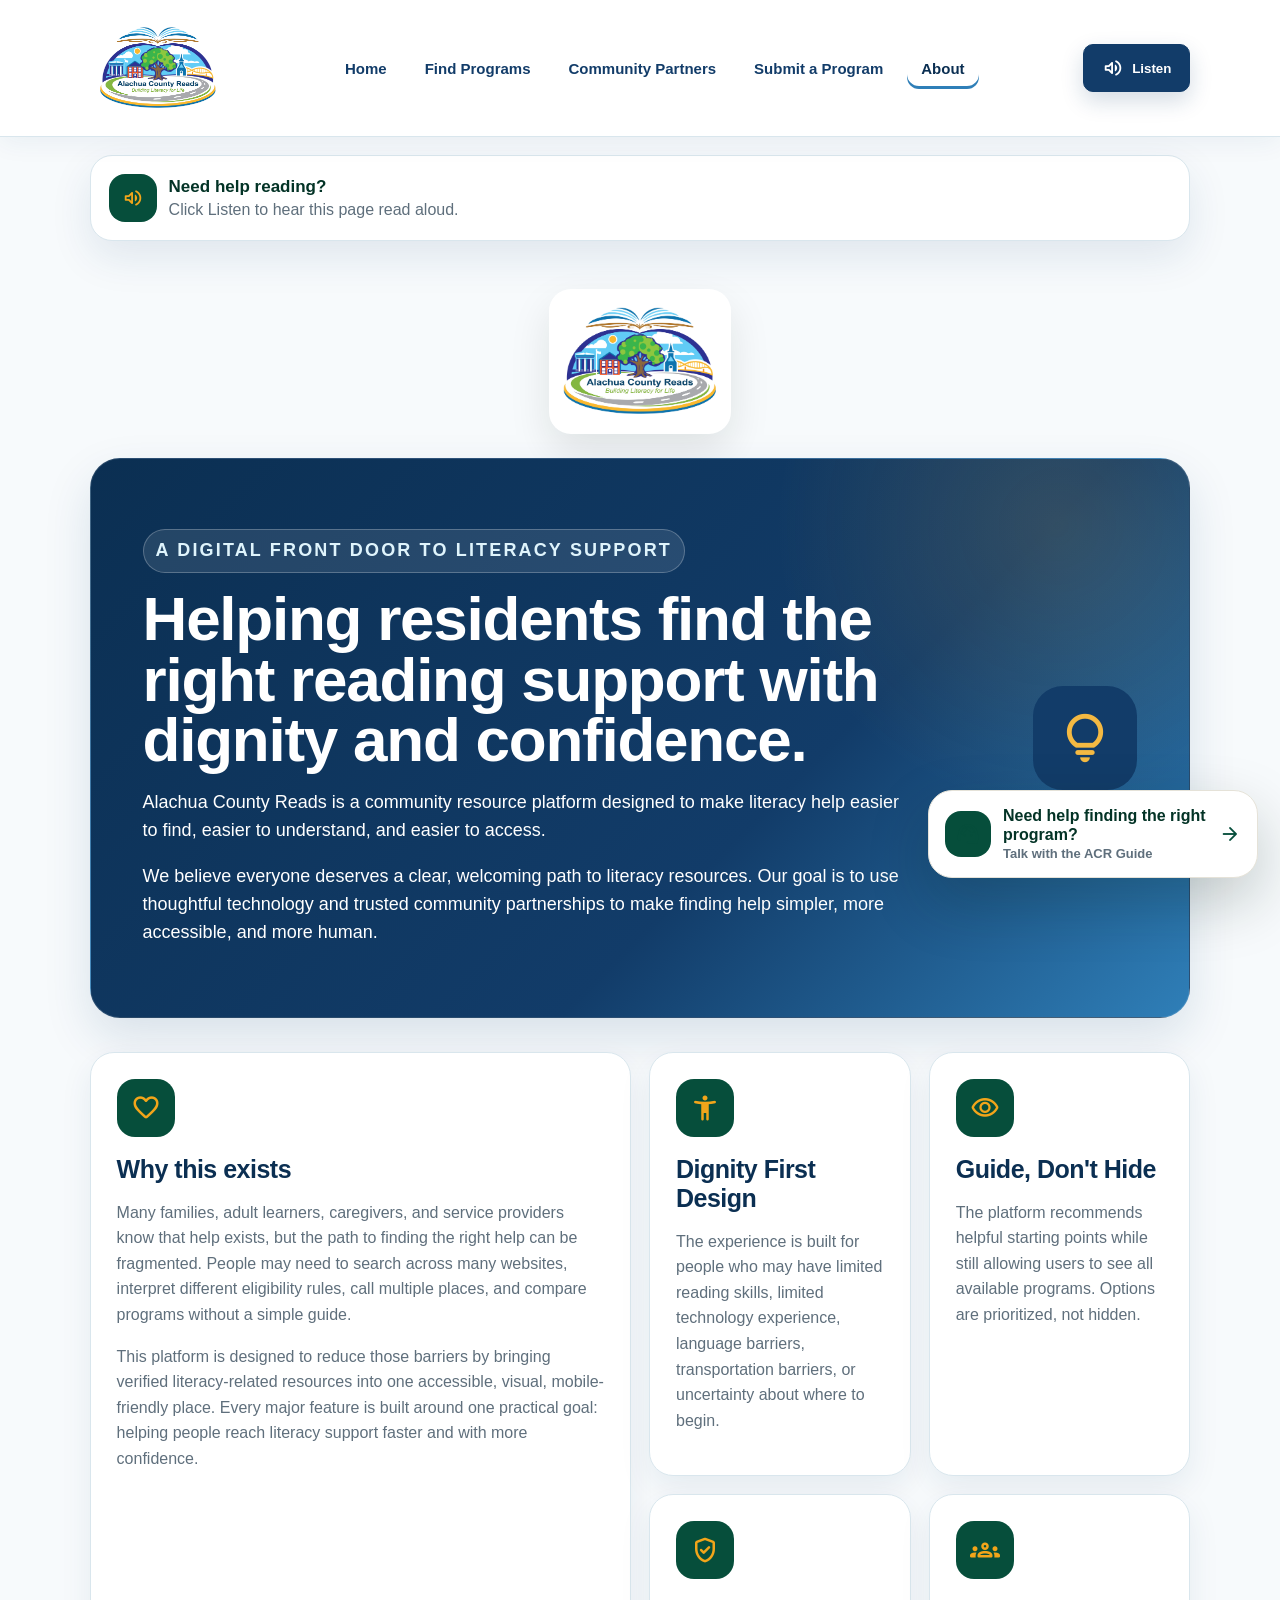
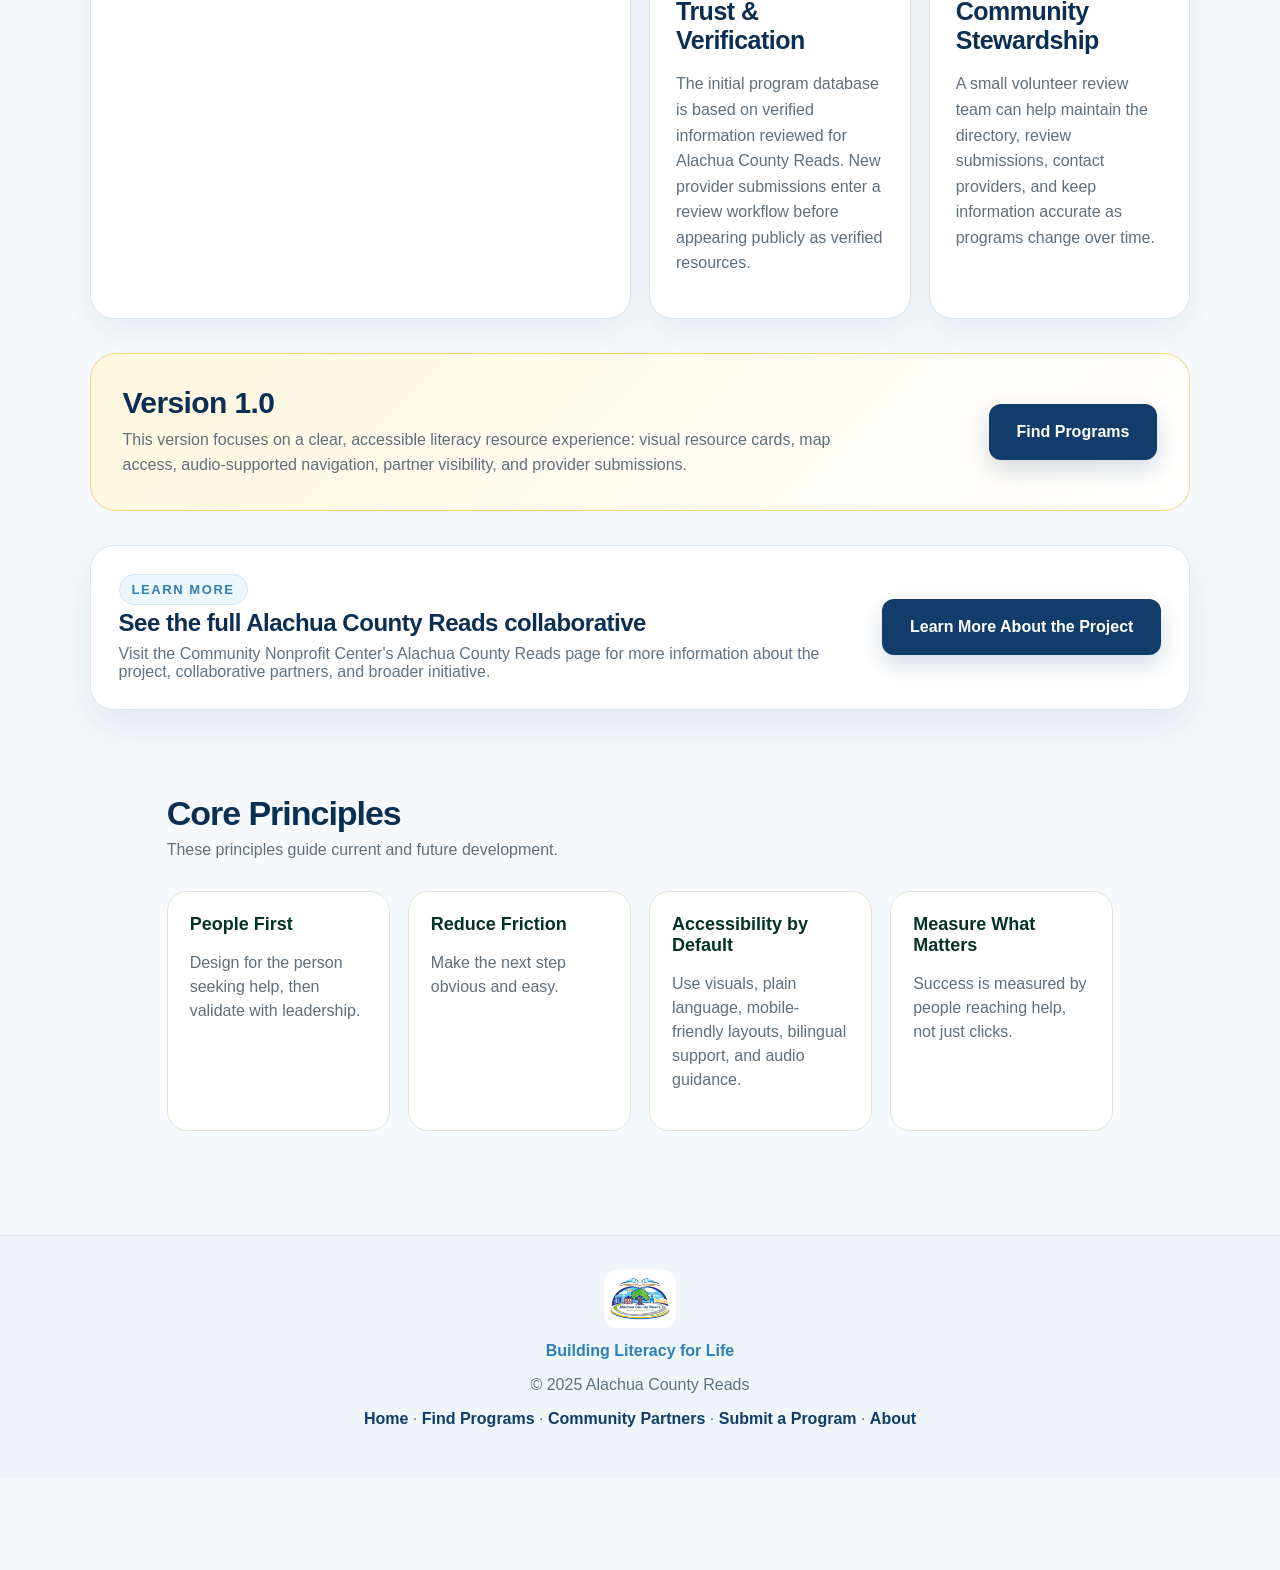
<file: about.html>
<!DOCTYPE html>
<html lang="en">
<head>
  <meta charset="UTF-8" />
  <meta name="viewport" content="width=device-width, initial-scale=1.0" />
  <title>About Us | Alachua County Reads</title>
  <link href="https://fonts.googleapis.com/css2?family=Material+Symbols+Rounded" rel="stylesheet" />
  <link rel="icon" type="image/png" sizes="32x32" href="images/branding/favicon-32.png" />
  <link rel="icon" type="image/png" sizes="16x16" href="images/branding/favicon-16.png" />
  <link rel="shortcut icon" href="images/branding/favicon.ico" />
  <link rel="apple-touch-icon" href="images/branding/apple-touch-icon.png" />
  <link rel="stylesheet" href="css/styles.css" />
  <link rel="stylesheet" href="guide/guide.css" />
</head>
<body data-audio-title="About Alachua County Reads" data-audio-text="Alachua County Reads is a community literacy resource hub. We believe everyone deserves a clear, welcoming path to literacy resources. Our goal is to use thoughtful technology and trusted community partnerships to make finding help simpler, more accessible, and more human.">
  <header class="site-header acr-site-header">
  <a href="index.html" class="acr-logo-link" aria-label="Alachua County Reads Home">
    <img src="images/logo.png" alt="Alachua County Reads" class="site-logo" />
  </a>

  <nav class="main-nav acr-main-nav" aria-label="Main navigation">
    <a href="index.html">Home</a>
    <a href="programs.html">Find Programs</a>
    <a href="partners.html">Community Partners</a>
    <a href="submit.html">Submit a Program</a>
    <a href="about.html" class="active-nav" aria-current="page">About</a>
  </nav>

  <div class="header-actions acr-header-actions">
    <button class="listen-button" type="button" onclick="ACRAudio.speakPage()">
      <span class="material-symbols-rounded">volume_up</span>
      Listen
    </button>
  </div>
</header>
<section class="audio-guide-strip" aria-label="Audio guide">
  <div class="audio-guide-main">
    <span class="material-symbols-rounded" aria-hidden="true">volume_up</span>
    <div>
      <strong>Need help reading?</strong>
      <p>Click Listen to hear this page read aloud.</p>
    </div>
  </div>
  <div class="audio-controls" role="group" aria-label="Audio controls">
    <button type="button" class="audio-button primary-audio" onclick="ACRAudio.speakPage()">
      <span class="material-symbols-rounded" aria-hidden="true">play_arrow</span>
      Listen to this page
    </button>
    <button type="button" class="audio-button" onclick="ACRAudio.pauseOrResume()">
      <span class="material-symbols-rounded" aria-hidden="true">pause</span>
      Pause / Resume
    </button>
    <button type="button" class="audio-button" onclick="ACRAudio.stop()">
      <span class="material-symbols-rounded" aria-hidden="true">stop</span>
      Stop
    </button>
    <label class="audio-speed-label">
      Speed
      <select id="audioSpeed" onchange="ACRAudio.setSpeed(this.value)">
        <option value="0.75" selected>Slow</option>
        <option value="0.9">Normal</option>
        <option value="1.1">Fast</option>
      </select>
    </label>
  </div>
</section>


  <main class="about-page">
    <div class="about-logo-feature"><img src="images/logo.png" alt="Alachua County Reads" /></div>
    <section class="about-hero">
      <div>
        <p class="eyebrow">A digital front door to literacy support</p>
        <h1>Helping residents find the right reading support with dignity and confidence.</h1>
        <p>Alachua County Reads is a community resource platform designed to make literacy help easier to find, easier to understand, and easier to access.</p>
        <p>We believe everyone deserves a clear, welcoming path to literacy resources. Our goal is to use thoughtful technology and trusted community partnerships to make finding help simpler, more accessible, and more human.</p>
      </div>
      <div class="about-hero-icon"><span class="material-symbols-rounded">lightbulb</span></div>
    </section>

    <section class="about-grid">
      <article class="about-card large-about-card">
        <span class="material-symbols-rounded">favorite</span>
        <h2>Why this exists</h2>
        <p>Many families, adult learners, caregivers, and service providers know that help exists, but the path to finding the right help can be fragmented. People may need to search across many websites, interpret different eligibility rules, call multiple places, and compare programs without a simple guide.</p>
        <p>This platform is designed to reduce those barriers by bringing verified literacy-related resources into one accessible, visual, mobile-friendly place. Every major feature is built around one practical goal: helping people reach literacy support faster and with more confidence.</p>
      </article>

      <article class="about-card">
        <span class="material-symbols-rounded">accessibility_new</span>
        <h2>Dignity First Design</h2>
        <p>The experience is built for people who may have limited reading skills, limited technology experience, language barriers, transportation barriers, or uncertainty about where to begin.</p>
      </article>

      <article class="about-card">
        <span class="material-symbols-rounded">visibility</span>
        <h2>Guide, Don't Hide</h2>
        <p>The platform recommends helpful starting points while still allowing users to see all available programs. Options are prioritized, not hidden.</p>
      </article>

      <article class="about-card">
        <span class="material-symbols-rounded">verified_user</span>
        <h2>Trust & Verification</h2>
        <p>The initial program database is based on verified information reviewed for Alachua County Reads. New provider submissions enter a review workflow before appearing publicly as verified resources.</p>
      </article>

      <article class="about-card">
        <span class="material-symbols-rounded">groups</span>
        <h2>Community Stewardship</h2>
        <p>A small volunteer review team can help maintain the directory, review submissions, contact providers, and keep information accurate as programs change over time.</p>
      </article>
    </section>

    <section class="about-review-box">
      <div>
        <h2>Version 1.0</h2>
        <p>This version focuses on a clear, accessible literacy resource experience: visual resource cards, map access, audio-supported navigation, partner visibility, and provider submissions.</p>
      </div>
      <a href="programs.html" class="primary-button">Find Programs</a>
    </section>


    <section class="about-external-link">
      <div>
        <p class="eyebrow">Learn more</p>
        <h2>See the full Alachua County Reads collaborative</h2>
        <p>Visit the Community Nonprofit Center's Alachua County Reads page for more information about the project, collaborative partners, and broader initiative.</p>
      </div>
      <a class="primary-button" href="https://cnencf.org/alachua-county-reads/" target="_blank" rel="noopener">Learn More About the Project</a>
    </section>

    <section class="section about-principles-section">
      <div class="section-header">
        <div>
          <h2>Core Principles</h2>
          <p>These principles guide current and future development.</p>
        </div>
      </div>
      <div class="principles-grid">
        <div><strong>People First</strong><p>Design for the person seeking help, then validate with leadership.</p></div>
        <div><strong>Reduce Friction</strong><p>Make the next step obvious and easy.</p></div>
        <div><strong>Accessibility by Default</strong><p>Use visuals, plain language, mobile-friendly layouts, bilingual support, and audio guidance.</p></div>
        <div><strong>Measure What Matters</strong><p>Success is measured by people reaching help, not just clicks.</p></div>
      </div>
    </section>
  </main>

  <footer class="acr-footer">
  <img src="images/logo.png" alt="Alachua County Reads" class="footer-logo" />
  <p class="footer-tagline">Building Literacy for Life</p>
  <p>© 2025 Alachua County Reads</p>
  <p class="footer-links">
    <a href="index.html">Home</a> ·
    <a href="programs.html">Find Programs</a> ·
    <a href="partners.html">Community Partners</a> ·
    <a href="submit.html">Submit a Program</a> ·
    <a href="about.html">About</a>
  </p>
</footer>

  <script>
    function speakPageIntro() {
      if (!('speechSynthesis' in window)) return;
      window.speechSynthesis.cancel();
      const text = 'Alachua County Reads helps residents find literacy programs and reading support in one accessible place. The platform is designed with dignity, clear navigation, maps, visual cards, and audio support.';
      const utterance = new SpeechSynthesisUtterance(text);
      utterance.rate = 0.9;
      window.speechSynthesis.speak(utterance);
    }
  </script>
<script src="js/audio-accessibility.js"></script>
<script src="guide/acr-guide.js"></script>
</body>
</html>
</file>
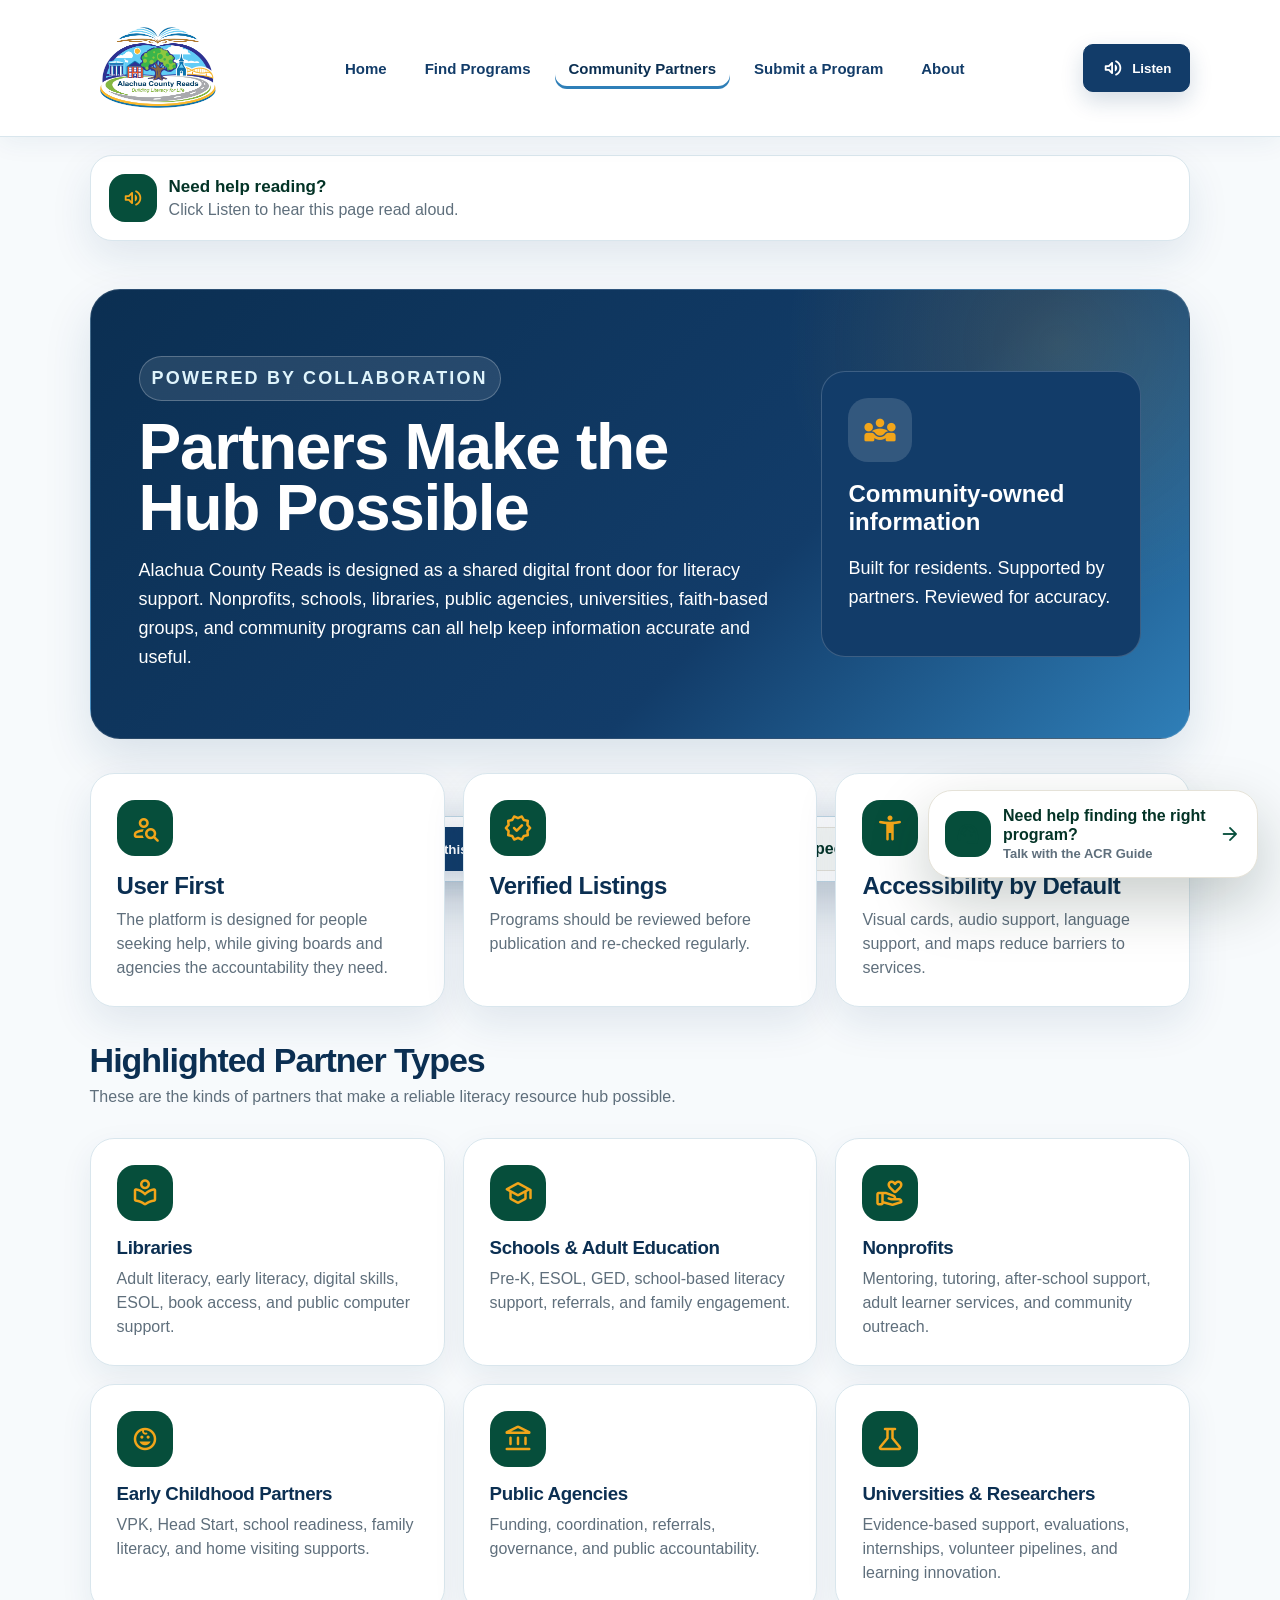
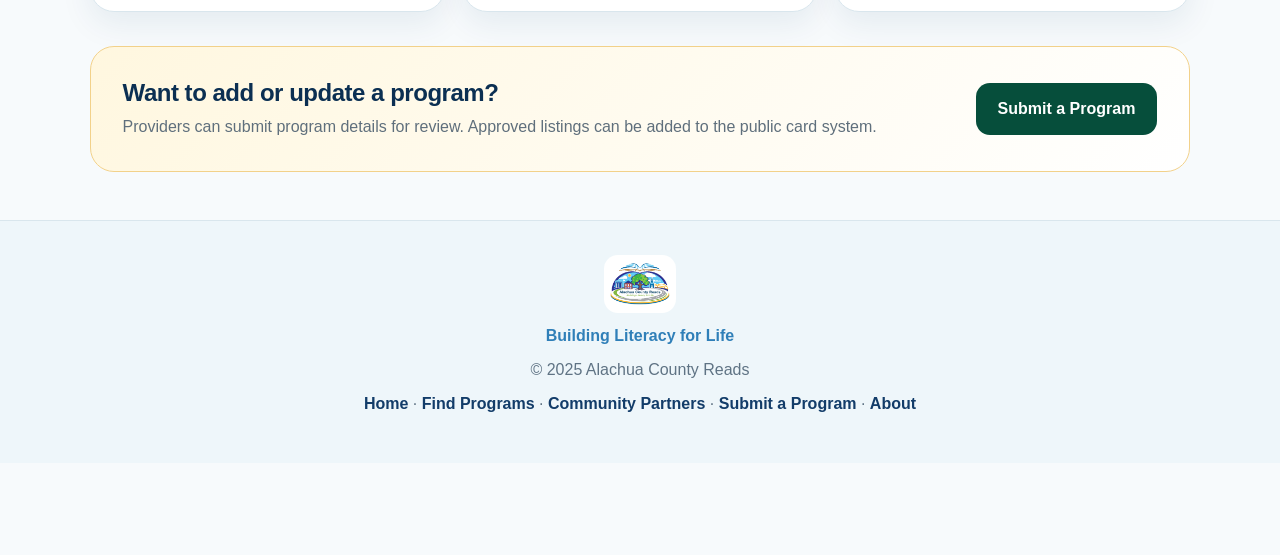
<file: partners.html>
<!DOCTYPE html>
<html lang="en">
<head>
  <meta charset="UTF-8" />
  <meta name="viewport" content="width=device-width, initial-scale=1.0"/>
  <title>Partners | Alachua County Reads</title>
  <link href="https://fonts.googleapis.com/css2?family=Material+Symbols+Rounded" rel="stylesheet" />
  <link rel="icon" type="image/png" sizes="32x32" href="images/branding/favicon-32.png" />
  <link rel="icon" type="image/png" sizes="16x16" href="images/branding/favicon-16.png" />
  <link rel="shortcut icon" href="images/branding/favicon.ico" />
  <link rel="apple-touch-icon" href="images/branding/apple-touch-icon.png" />
  <link rel="stylesheet" href="css/styles.css" />
  <link rel="stylesheet" href="guide/guide.css" />
</head>
<body data-audio-title="Community partners" data-audio-text="This page highlights the organizations and providers that support literacy access in Alachua County. Partners help keep program information accurate and connect residents with services.">
<header class="site-header acr-site-header">
  <a href="index.html" class="acr-logo-link" aria-label="Alachua County Reads Home">
    <img src="images/logo.png" alt="Alachua County Reads" class="site-logo" />
  </a>

  <nav class="main-nav acr-main-nav" aria-label="Main navigation">
    <a href="index.html">Home</a>
    <a href="programs.html">Find Programs</a>
    <a href="partners.html" class="active-nav" aria-current="page">Community Partners</a>
    <a href="submit.html">Submit a Program</a>
    <a href="about.html">About</a>
  </nav>

  <div class="header-actions acr-header-actions">
    <button class="listen-button" type="button" onclick="ACRAudio.speakPage()">
      <span class="material-symbols-rounded">volume_up</span>
      Listen
    </button>
  </div>
</header>
<section class="audio-guide-strip" aria-label="Audio guide">
  <div class="audio-guide-main">
    <span class="material-symbols-rounded" aria-hidden="true">volume_up</span>
    <div>
      <strong>Need help reading?</strong>
      <p>Click Listen to hear this page read aloud.</p>
    </div>
  </div>
  <div class="audio-controls" role="group" aria-label="Audio controls">
    <button type="button" class="audio-button primary-audio" onclick="ACRAudio.speakPage()">
      <span class="material-symbols-rounded" aria-hidden="true">play_arrow</span>
      Listen to this page
    </button>
    <button type="button" class="audio-button" onclick="ACRAudio.pauseOrResume()">
      <span class="material-symbols-rounded" aria-hidden="true">pause</span>
      Pause / Resume
    </button>
    <button type="button" class="audio-button" onclick="ACRAudio.stop()">
      <span class="material-symbols-rounded" aria-hidden="true">stop</span>
      Stop
    </button>
    <label class="audio-speed-label">
      Speed
      <select id="audioSpeed" onchange="ACRAudio.setSpeed(this.value)">
        <option value="0.75" selected>Slow</option>
        <option value="0.9">Normal</option>
        <option value="1.1">Fast</option>
      </select>
    </label>
  </div>
</section>


<main class="partners-page">
  <section class="partners-hero">
    <div>
      <p class="eyebrow">Powered by collaboration</p>
      <h1>Partners Make the Hub Possible</h1>
      <p>Alachua County Reads is designed as a shared digital front door for literacy support. Nonprofits, schools, libraries, public agencies, universities, faith-based groups, and community programs can all help keep information accurate and useful.</p>
    </div>
    <div class="partners-hero-card"><span class="material-symbols-rounded">diversity_3</span><strong>Community-owned information</strong><p>Built for residents. Supported by partners. Reviewed for accuracy.</p></div>
  </section>

  <section class="partner-principles">
    <article><span class="material-symbols-rounded">person_search</span><h2>User First</h2><p>The platform is designed for people seeking help, while giving boards and agencies the accountability they need.</p></article>
    <article><span class="material-symbols-rounded">verified</span><h2>Verified Listings</h2><p>Programs should be reviewed before publication and re-checked regularly.</p></article>
    <article><span class="material-symbols-rounded">accessibility_new</span><h2>Accessibility by Default</h2><p>Visual cards, audio support, language support, and maps reduce barriers to services.</p></article>
  </section>

  <section class="section-header partner-section-title">
    <div><h2>Highlighted Partner Types</h2><p>These are the kinds of partners that make a reliable literacy resource hub possible.</p></div>
  </section>

  <section class="partner-grid">
    <article class="partner-card"><span class="material-symbols-rounded">local_library</span><h3>Libraries</h3><p>Adult literacy, early literacy, digital skills, ESOL, book access, and public computer support.</p></article>
    <article class="partner-card"><span class="material-symbols-rounded">school</span><h3>Schools & Adult Education</h3><p>Pre-K, ESOL, GED, school-based literacy support, referrals, and family engagement.</p></article>
    <article class="partner-card"><span class="material-symbols-rounded">volunteer_activism</span><h3>Nonprofits</h3><p>Mentoring, tutoring, after-school support, adult learner services, and community outreach.</p></article>
    <article class="partner-card"><span class="material-symbols-rounded">child_care</span><h3>Early Childhood Partners</h3><p>VPK, Head Start, school readiness, family literacy, and home visiting supports.</p></article>
    <article class="partner-card"><span class="material-symbols-rounded">account_balance</span><h3>Public Agencies</h3><p>Funding, coordination, referrals, governance, and public accountability.</p></article>
    <article class="partner-card"><span class="material-symbols-rounded">science</span><h3>Universities & Researchers</h3><p>Evidence-based support, evaluations, internships, volunteer pipelines, and learning innovation.</p></article>
  </section>

  <section class="partner-cta">
    <div><h2>Want to add or update a program?</h2><p>Providers can submit program details for review. Approved listings can be added to the public card system.</p></div>
    <a href="submit.html">Submit a Program</a>
  </section>
</main>

<footer class="acr-footer">
  <img src="images/logo.png" alt="Alachua County Reads" class="footer-logo" />
  <p class="footer-tagline">Building Literacy for Life</p>
  <p>© 2025 Alachua County Reads</p>
  <p class="footer-links">
    <a href="index.html">Home</a> ·
    <a href="programs.html">Find Programs</a> ·
    <a href="partners.html">Community Partners</a> ·
    <a href="submit.html">Submit a Program</a> ·
    <a href="about.html">About</a>
  </p>
</footer>
<script>
function speakText(text) { if (!('speechSynthesis' in window)) { alert('Audio narration is not available in this browser.'); return; } window.speechSynthesis.cancel(); const u = new SpeechSynthesisUtterance(text); u.rate = 0.88; u.lang = 'en-US'; window.speechSynthesis.speak(u); }
function listenPartnersGuide() { speakText('This page explains how community partners support Alachua County Reads. Partners help submit programs, verify information, and keep the hub accurate for people seeking literacy support.'); }
</script>
<script src="js/audio-accessibility.js"></script>
<script src="guide/acr-guide.js"></script>
</body>
</html>
</file>
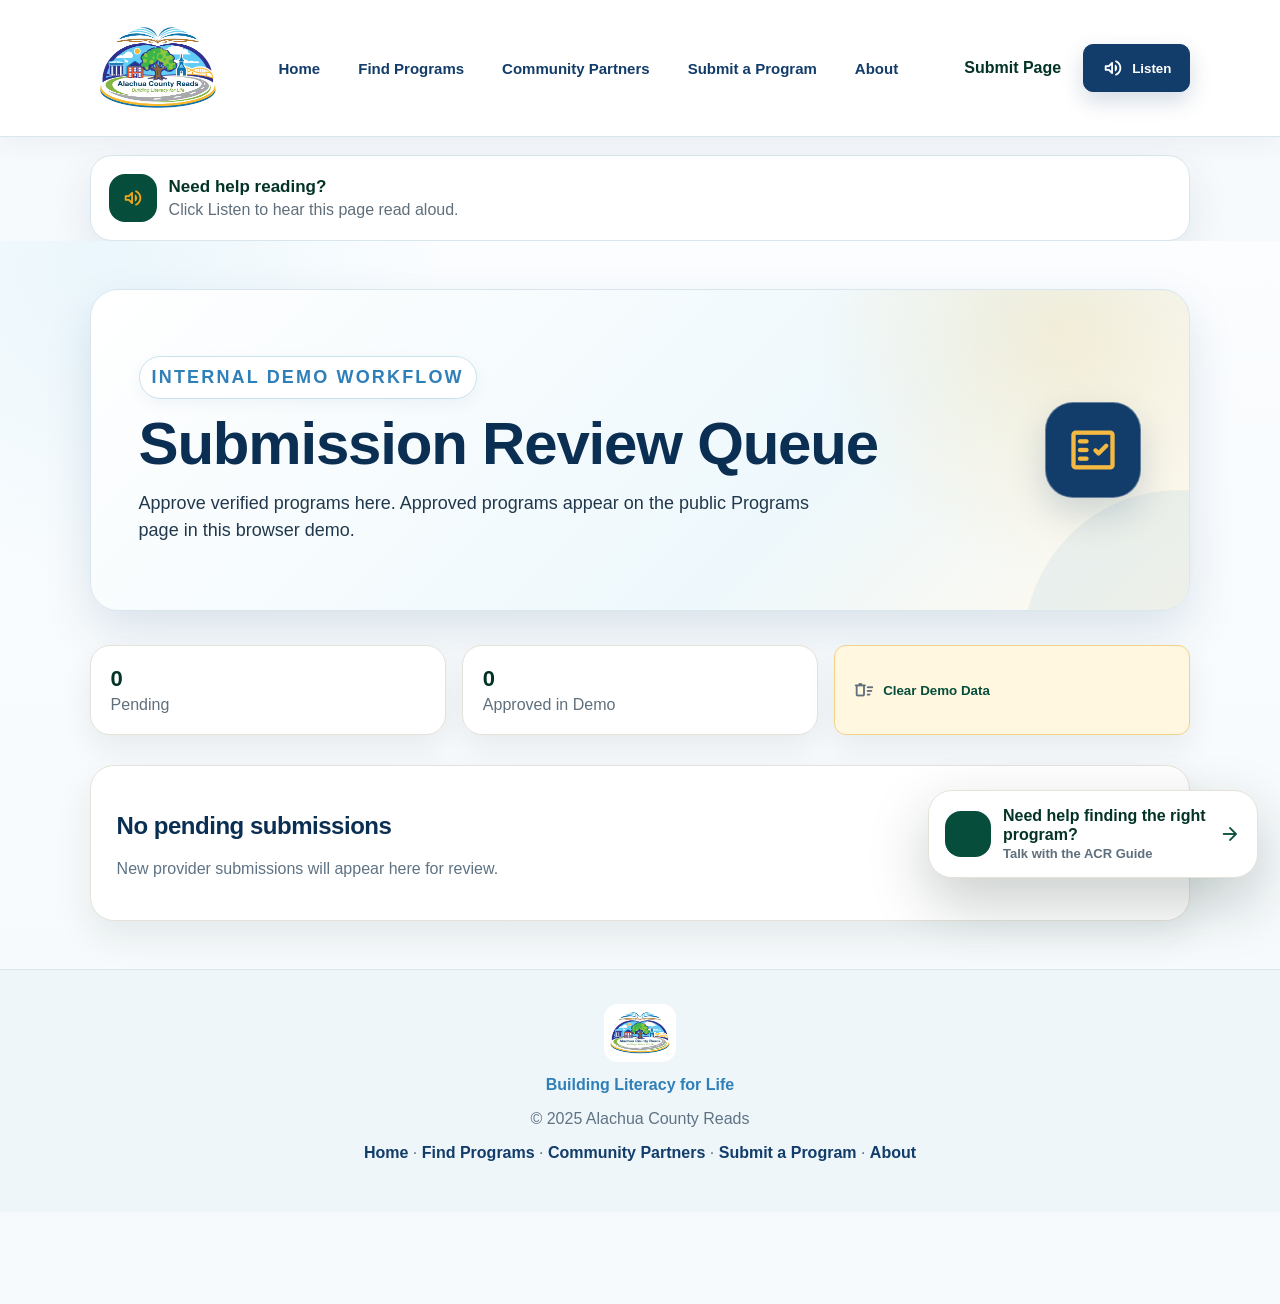
<file: review.html>
<!DOCTYPE html>
<html lang="en">
<head>
  <meta charset="UTF-8" />
  <meta name="viewport" content="width=device-width, initial-scale=1.0"/>
  <title>Review Queue | Alachua County Reads</title>
  <link href="https://fonts.googleapis.com/css2?family=Material+Symbols+Rounded" rel="stylesheet" />
  <link rel="icon" type="image/png" sizes="32x32" href="images/branding/favicon-32.png" />
  <link rel="icon" type="image/png" sizes="16x16" href="images/branding/favicon-16.png" />
  <link rel="shortcut icon" href="images/branding/favicon.ico" />
  <link rel="apple-touch-icon" href="images/branding/apple-touch-icon.png" />
  <link rel="stylesheet" href="css/styles.css" />
  <link rel="stylesheet" href="guide/guide.css" />
</head>
<body data-audio-title="Review submitted programs" data-audio-text="This review page lets authorized Alachua County Reads staff review submitted programs before they appear publicly. This supports accuracy, legitimacy, and trust.">
<header class="site-header acr-site-header">
  <a href="index.html" class="acr-logo-link" aria-label="Alachua County Reads Home">
    <img src="images/logo.png" alt="Alachua County Reads" class="site-logo" />
  </a>

  <nav class="main-nav acr-main-nav" aria-label="Main navigation">
    <a href="index.html">Home</a>
    <a href="programs.html">Find Programs</a>
    <a href="partners.html">Community Partners</a>
    <a href="submit.html">Submit a Program</a>
    <a href="about.html">About</a>
  </nav>

  <div class="header-actions acr-header-actions">
    <a class="header-link" href="submit.html">Submit Page</a>
    <button class="listen-button" type="button" onclick="ACRAudio.speakPage()">
      <span class="material-symbols-rounded">volume_up</span>
      Listen
    </button>
  </div>
</header>
<section class="audio-guide-strip" aria-label="Audio guide">
  <div class="audio-guide-main">
    <span class="material-symbols-rounded" aria-hidden="true">volume_up</span>
    <div>
      <strong>Need help reading?</strong>
      <p>Click Listen to hear this page read aloud.</p>
    </div>
  </div>
  <div class="audio-controls" role="group" aria-label="Audio controls">
    <button type="button" class="audio-button primary-audio" onclick="ACRAudio.speakPage()">
      <span class="material-symbols-rounded" aria-hidden="true">play_arrow</span>
      Listen to this page
    </button>
    <button type="button" class="audio-button" onclick="ACRAudio.pauseOrResume()">
      <span class="material-symbols-rounded" aria-hidden="true">pause</span>
      Pause / Resume
    </button>
    <button type="button" class="audio-button" onclick="ACRAudio.stop()">
      <span class="material-symbols-rounded" aria-hidden="true">stop</span>
      Stop
    </button>
    <label class="audio-speed-label">
      Speed
      <select id="audioSpeed" onchange="ACRAudio.setSpeed(this.value)">
        <option value="0.75" selected>Slow</option>
        <option value="0.9">Normal</option>
        <option value="1.1">Fast</option>
      </select>
    </label>
  </div>
</section>

<main class="submit-page">
  <section class="submit-hero board-hero"><div><p class="eyebrow">Internal demo workflow</p><h1>Submission Review Queue</h1><p>Approve verified programs here. Approved programs appear on the public Programs page in this browser demo.</p></div><div class="submit-hero-icon"><span class="material-symbols-rounded">fact_check</span></div></section>
  <section class="review-stats"><div><strong id="pendingCount">0</strong><span>Pending</span></div><div><strong id="approvedCount">0</strong><span>Approved in Demo</span></div><button onclick="clearDemoSubmissions()"><span class="material-symbols-rounded">delete_sweep</span> Clear Demo Data</button></section>
  <section id="reviewList" class="review-list"></section>
</main>
<footer class="acr-footer">
  <img src="images/logo.png" alt="Alachua County Reads" class="footer-logo" />
  <p class="footer-tagline">Building Literacy for Life</p>
  <p>© 2025 Alachua County Reads</p>
  <p class="footer-links">
    <a href="index.html">Home</a> ·
    <a href="programs.html">Find Programs</a> ·
    <a href="partners.html">Community Partners</a> ·
    <a href="submit.html">Submit a Program</a> ·
    <a href="about.html">About</a>
  </p>
</footer>
<script src="js/submissions.js"></script>
<script src="js/audio-accessibility.js"></script>
<script src="guide/acr-guide.js"></script>
</body>
</html>
</file>
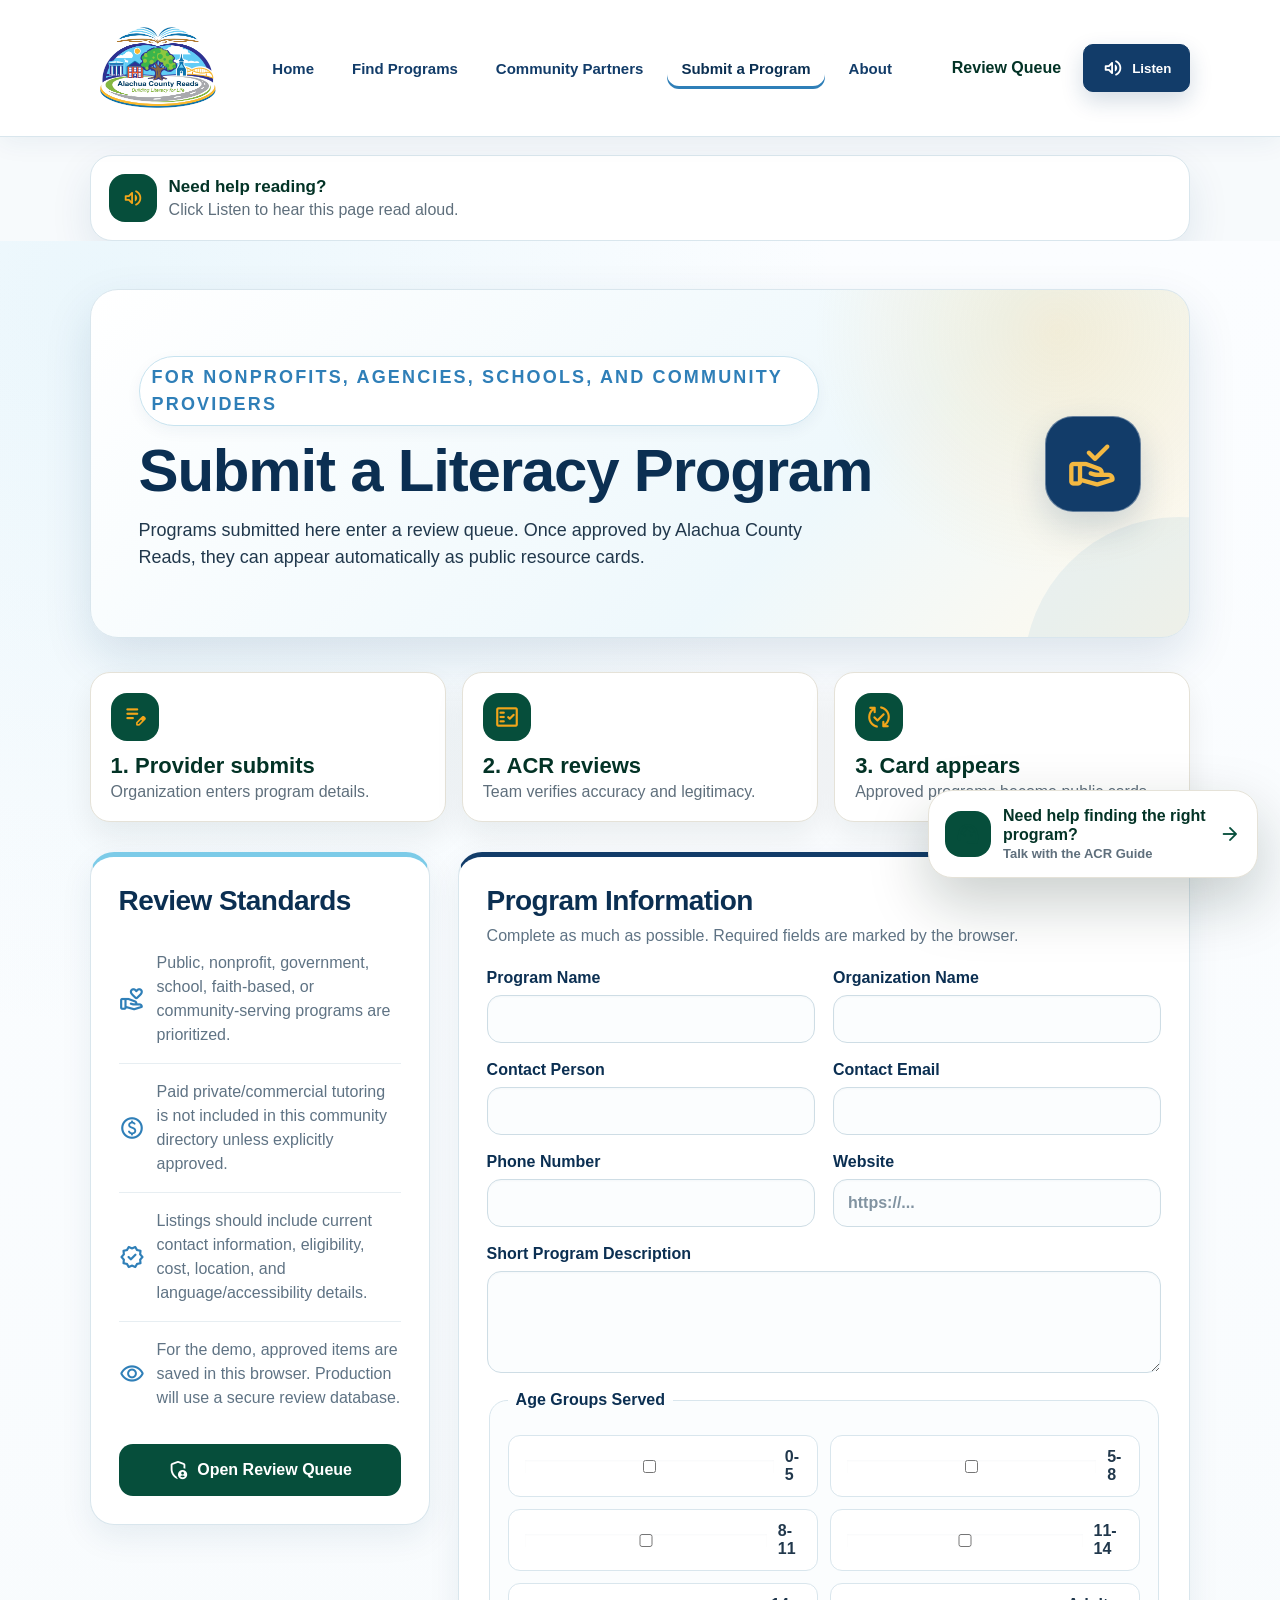
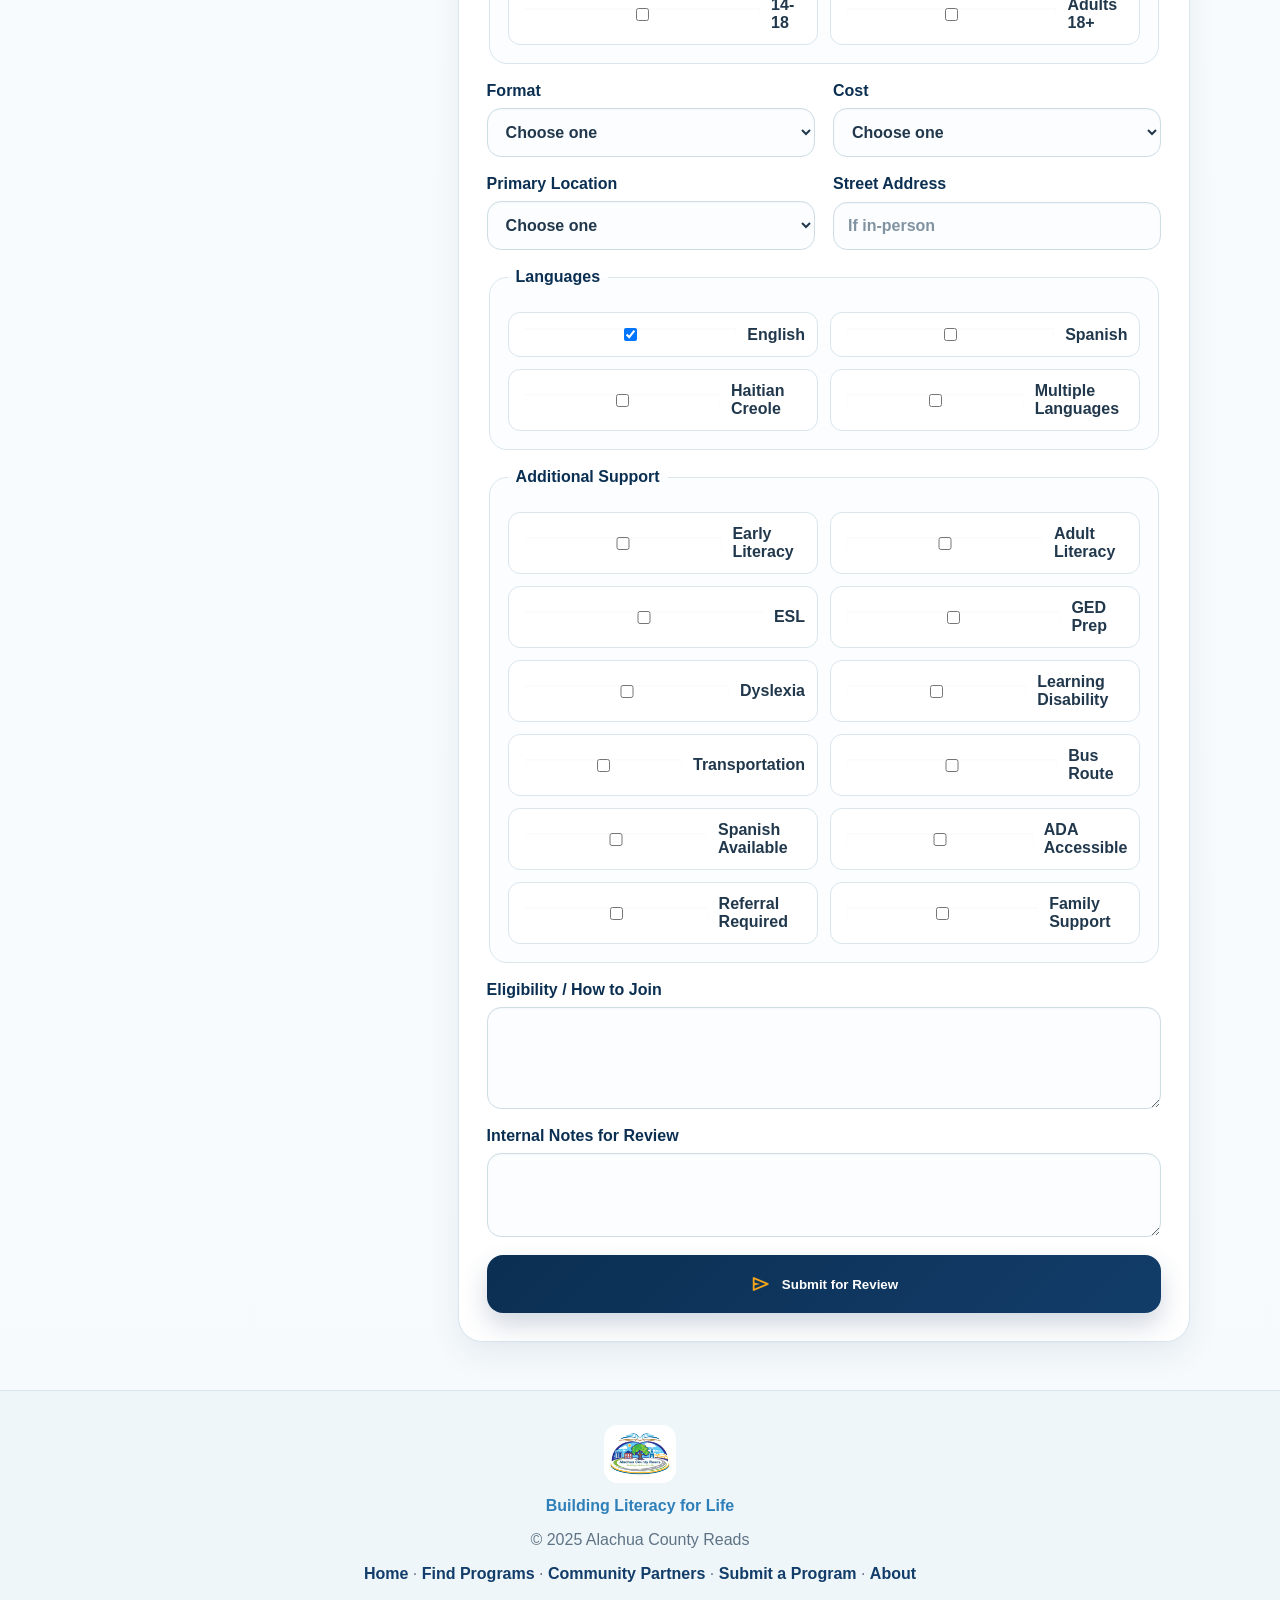
<file: submit.html>
<!DOCTYPE html>
<html lang="en">
<head>
  <meta charset="UTF-8" />
  <meta name="viewport" content="width=device-width, initial-scale=1.0"/>
  <title>Submit a Program | Alachua County Reads</title>
  <link href="https://fonts.googleapis.com/css2?family=Material+Symbols+Rounded" rel="stylesheet" />
  <link rel="icon" type="image/png" sizes="32x32" href="images/branding/favicon-32.png" />
  <link rel="icon" type="image/png" sizes="16x16" href="images/branding/favicon-16.png" />
  <link rel="shortcut icon" href="images/branding/favicon.ico" />
  <link rel="apple-touch-icon" href="images/branding/apple-touch-icon.png" />
  <link rel="stylesheet" href="css/styles.css" />
  <link rel="stylesheet" href="guide/guide.css" />
</head>
<body data-audio-title="Submit a literacy program" data-audio-text="This page allows providers to submit literacy programs for review. Information should include program name, organization, age group, format, cost, address, accessibility, language support, and how people can join.">
<header class="site-header acr-site-header">
  <a href="index.html" class="acr-logo-link" aria-label="Alachua County Reads Home">
    <img src="images/logo.png" alt="Alachua County Reads" class="site-logo" />
  </a>

  <nav class="main-nav acr-main-nav" aria-label="Main navigation">
    <a href="index.html">Home</a>
    <a href="programs.html">Find Programs</a>
    <a href="partners.html">Community Partners</a>
    <a href="submit.html" class="active-nav" aria-current="page">Submit a Program</a>
    <a href="about.html">About</a>
  </nav>

  <div class="header-actions acr-header-actions">
    <a class="header-link" href="review.html">Review Queue</a>
    <button class="listen-button" type="button" onclick="ACRAudio.speakPage()">
      <span class="material-symbols-rounded">volume_up</span>
      Listen
    </button>
  </div>
</header>
<section class="audio-guide-strip" aria-label="Audio guide">
  <div class="audio-guide-main">
    <span class="material-symbols-rounded" aria-hidden="true">volume_up</span>
    <div>
      <strong>Need help reading?</strong>
      <p>Click Listen to hear this page read aloud.</p>
    </div>
  </div>
  <div class="audio-controls" role="group" aria-label="Audio controls">
    <button type="button" class="audio-button primary-audio" onclick="ACRAudio.speakPage()">
      <span class="material-symbols-rounded" aria-hidden="true">play_arrow</span>
      Listen to this page
    </button>
    <button type="button" class="audio-button" onclick="ACRAudio.pauseOrResume()">
      <span class="material-symbols-rounded" aria-hidden="true">pause</span>
      Pause / Resume
    </button>
    <button type="button" class="audio-button" onclick="ACRAudio.stop()">
      <span class="material-symbols-rounded" aria-hidden="true">stop</span>
      Stop
    </button>
    <label class="audio-speed-label">
      Speed
      <select id="audioSpeed" onchange="ACRAudio.setSpeed(this.value)">
        <option value="0.75" selected>Slow</option>
        <option value="0.9">Normal</option>
        <option value="1.1">Fast</option>
      </select>
    </label>
  </div>
</section>


<main class="submit-page">
  <section class="submit-hero board-hero">
    <div>
      <p class="eyebrow">For nonprofits, agencies, schools, and community providers</p>
      <h1>Submit a Literacy Program</h1>
      <p>Programs submitted here enter a review queue. Once approved by Alachua County Reads, they can appear automatically as public resource cards.</p>
    </div>
    <div class="submit-hero-icon"><span class="material-symbols-rounded">approval_delegation</span></div>
  </section>

  <section class="approval-flow">
    <div><span class="material-symbols-rounded">edit_note</span><strong>1. Provider submits</strong><p>Organization enters program details.</p></div>
    <div><span class="material-symbols-rounded">fact_check</span><strong>2. ACR reviews</strong><p>Team verifies accuracy and legitimacy.</p></div>
    <div><span class="material-symbols-rounded">published_with_changes</span><strong>3. Card appears</strong><p>Approved programs become public cards.</p></div>
  </section>

  <section class="submit-layout">
    <aside class="submit-info-card">
      <h2>Review Standards</h2>
      <div class="submit-info-item"><span class="material-symbols-rounded">volunteer_activism</span><p>Public, nonprofit, government, school, faith-based, or community-serving programs are prioritized.</p></div>
      <div class="submit-info-item"><span class="material-symbols-rounded">paid</span><p>Paid private/commercial tutoring is not included in this community directory unless explicitly approved.</p></div>
      <div class="submit-info-item"><span class="material-symbols-rounded">verified</span><p>Listings should include current contact information, eligibility, cost, location, and language/accessibility details.</p></div>
      <div class="submit-info-item"><span class="material-symbols-rounded">visibility</span><p>For the demo, approved items are saved in this browser. Production will use a secure review database.</p></div>
      <a class="review-link-card" href="review.html"><span class="material-symbols-rounded">admin_panel_settings</span> Open Review Queue</a>
    </aside>

    <section class="provider-form-card">
      <h2>Program Information</h2>
      <p class="form-intro">Complete as much as possible. Required fields are marked by the browser.</p>

      <form id="providerForm" onsubmit="submitProviderForm(event)">
        <div class="form-grid">
          <label>Program Name<input type="text" id="programName" required /></label>
          <label>Organization Name<input type="text" id="organizationName" required /></label>
          <label>Contact Person<input type="text" id="contactPerson" /></label>
          <label>Contact Email<input type="email" id="contactEmail" /></label>
          <label>Phone Number<input type="tel" id="phoneNumber" /></label>
          <label>Website<input type="url" id="website" placeholder="https://..." /></label>
        </div>

        <label>Short Program Description<textarea id="description" rows="4" required></textarea></label>

        <fieldset class="checkbox-section">
          <legend>Age Groups Served</legend>
          <div class="checkbox-grid">
            <label><input type="checkbox" name="ageGroups" value="0-5" /> 0-5</label>
            <label><input type="checkbox" name="ageGroups" value="5-8" /> 5-8</label>
            <label><input type="checkbox" name="ageGroups" value="8-11" /> 8-11</label>
            <label><input type="checkbox" name="ageGroups" value="11-14" /> 11-14</label>
            <label><input type="checkbox" name="ageGroups" value="14-18" /> 14-18</label>
            <label><input type="checkbox" name="ageGroups" value="adult" /> Adults 18+</label>
          </div>
        </fieldset>

        <div class="form-grid">
          <label>Format
            <select id="format" required>
              <option value="">Choose one</option><option>In-Person</option><option>Virtual</option><option>Hybrid</option><option>Home / Mail</option><option>Phone / Referral</option>
            </select>
          </label>
          <label>Cost
            <select id="cost" required>
              <option value="">Choose one</option><option>Free</option><option>Free for eligible families</option><option>Low Cost</option><option>Sliding Scale</option><option>Income-Based Eligibility</option>
            </select>
          </label>
          <label>Primary Location
            <select id="location" required>
              <option value="">Choose one</option><option>Gainesville</option><option>Alachua</option><option>Archer</option><option>High Springs</option><option>Newberry</option><option>Hawthorne</option><option>Waldo</option><option>Online</option><option>Countywide</option>
            </select>
          </label>
          <label>Street Address<input type="text" id="address" placeholder="If in-person" /></label>
        </div>

        <fieldset class="checkbox-section">
          <legend>Languages</legend>
          <div class="checkbox-grid">
            <label><input type="checkbox" name="languages" value="English" checked /> English</label>
            <label><input type="checkbox" name="languages" value="Spanish" /> Spanish</label>
            <label><input type="checkbox" name="languages" value="Haitian Creole" /> Haitian Creole</label>
            <label><input type="checkbox" name="languages" value="Multiple Languages" /> Multiple Languages</label>
          </div>
        </fieldset>

        <fieldset class="checkbox-section">
          <legend>Additional Support</legend>
          <div class="checkbox-grid">
            <label><input type="checkbox" name="support" value="Early Literacy" /> Early Literacy</label>
            <label><input type="checkbox" name="support" value="Adult Literacy" /> Adult Literacy</label>
            <label><input type="checkbox" name="support" value="ESL" /> ESL</label>
            <label><input type="checkbox" name="support" value="GED Prep" /> GED Prep</label>
            <label><input type="checkbox" name="support" value="Dyslexia Support" /> Dyslexia</label>
            <label><input type="checkbox" name="support" value="Learning Disability" /> Learning Disability</label>
            <label><input type="checkbox" name="support" value="Transportation" /> Transportation</label>
            <label><input type="checkbox" name="support" value="Bus Route Accessible" /> Bus Route</label>
            <label><input type="checkbox" name="support" value="Spanish Available" /> Spanish Available</label>
            <label><input type="checkbox" name="support" value="ADA Accessible" /> ADA Accessible</label>
            <label><input type="checkbox" name="support" value="Referral Required" /> Referral Required</label>
            <label><input type="checkbox" name="support" value="Family Support" /> Family Support</label>
          </div>
        </fieldset>

        <label>Eligibility / How to Join<textarea id="eligibility" rows="4"></textarea></label>
        <label>Internal Notes for Review<textarea id="providerNotes" rows="3"></textarea></label>

        <button class="submit-program-button" type="submit"><span class="material-symbols-rounded">send</span> Submit for Review</button>
      </form>
      <div id="submitMessage" class="submit-message hidden"></div>
    </section>
  </section>
</main>

<footer class="acr-footer">
  <img src="images/logo.png" alt="Alachua County Reads" class="footer-logo" />
  <p class="footer-tagline">Building Literacy for Life</p>
  <p>© 2025 Alachua County Reads</p>
  <p class="footer-links">
    <a href="index.html">Home</a> ·
    <a href="programs.html">Find Programs</a> ·
    <a href="partners.html">Community Partners</a> ·
    <a href="submit.html">Submit a Program</a> ·
    <a href="about.html">About</a>
  </p>
</footer>
<script src="js/submissions.js"></script>
<script src="js/audio-accessibility.js"></script>
<script src="guide/acr-guide.js"></script>
</body>
</html>
</file>
<file: css/styles.css>
/* RC1 POLISH & TRUST ADDITIONS
   Add this file's contents to the bottom of css/styles.css
   This update avoids requiring real photos/audio files tonight. */

/* Fast search */
.program-search-box {
  display: grid;
  grid-template-columns: 58px 1fr minmax(260px, 420px) auto;
  gap: 16px;
  align-items: center;
  background: #ffffff;
  border: 1px solid #e5e2d8;
  border-radius: 24px;
  padding: 18px;
  margin-bottom: 28px;
  box-shadow: 0 16px 36px rgba(8, 32, 24, 0.08);
}

.program-search-icon {
  width: 58px;
  height: 58px;
  border-radius: 18px;
  background: #064e3b;
  color: #f2a51a;
  display: grid;
  place-items: center;
}

.program-search-icon .material-symbols-rounded {
  color: #f2a51a;
  font-size: 32px;
}

.program-search-copy label {
  display: block;
  color: #033326;
  font-weight: 900;
  font-size: 22px;
  margin-bottom: 4px;
}

.program-search-copy p {
  margin: 0;
  color: #5f6f7c;
  line-height: 1.35;
}

#programSearchInput {
  width: 100%;
  min-height: 52px;
  border-radius: 16px;
  border: 1px solid #d9d6cc;
  background: #f7f9f6;
  color: #102033;
  padding: 0 16px;
  font-size: 16px;
}

#programSearchInput:focus {
  outline: 3px solid rgba(242, 165, 26, 0.26);
  border-color: #f2a51a;
  background: #ffffff;
}

.search-clear-button {
  min-height: 52px;
  border: 1px solid #e5e2d8;
  background: #ffffff;
  color: #064e3b;
  border-radius: 16px;
  font-weight: 900;
  padding: 0 16px;
  cursor: pointer;
  display: inline-flex;
  align-items: center;
  justify-content: center;
  gap: 7px;
}

/* Verification / trust */
.verification-pill {
  display: inline-flex;
  align-items: center;
  gap: 6px;
  border-radius: 999px;
  padding: 7px 11px;
  font-size: 12px;
  font-weight: 900;
  margin: -4px 0 14px;
  width: fit-content;
}

.verification-pill .material-symbols-rounded {
  font-size: 17px;
}

.verified-source {
  background: #eef5f1;
  border: 1px solid #cde3d7;
  color: #064e3b;
}

.needs-review {
  background: #fff7df;
  border: 1px solid #f2d18a;
  color: #7a4a00;
}

/* Missing image fallback so board demo never shows broken image icons */
.stat-card-image,
.modal-profile-image,
.community-card {
  position: relative;
}

.stat-card-image.image-missing,
.modal-profile-image.image-missing {
  min-height: 170px;
  background: linear-gradient(135deg, #064e3b, #033326);
  display: grid;
  place-items: center;
}

.stat-card-image.image-missing::after,
.modal-profile-image.image-missing::after {
  content: "Photo coming soon";
  color: #f2a51a;
  font-weight: 900;
  letter-spacing: 0.02em;
}

/* Map/direct route polish */
.card-direction-row {
  display: grid;
  grid-template-columns: repeat(4, 1fr);
  gap: 8px;
}

.card-direction-row .mini-map-button {
  min-width: 0;
  padding-left: 6px;
  padding-right: 6px;
}

.optional-walk-link {
  background: #eef5f1;
  border-color: #cde3d7;
}

.board-map-panel {
  border-width: 2px;
}

.map-preview-note {
  font-size: 13px;
  line-height: 1.35;
}

/* Audio buttons should feel intentional, not secondary */
.card-listen-button {
  min-height: 44px;
  border-radius: 14px;
  border: 1px solid #064e3b;
  background: #064e3b;
  color: #ffffff;
  font-weight: 900;
  display: inline-flex;
  align-items: center;
  justify-content: center;
  gap: 7px;
  width: 100%;
  cursor: pointer;
  margin-top: 12px;
}

.card-listen-button .material-symbols-rounded {
  color: #f2a51a;
}

.listen-button,
.secondary-map-action,
.near-me-button {
  touch-action: manipulation;
}

/* Mobile polish */
@media (max-width: 980px) {
  .program-search-box {
    grid-template-columns: 58px 1fr;
  }

  #programSearchInput,
  .search-clear-button {
    grid-column: 1 / -1;
  }

  .card-direction-row {
    grid-template-columns: repeat(2, 1fr);
  }
}

@media (max-width: 640px) {
  .program-search-box {
    grid-template-columns: 1fr;
  }

  .program-search-icon {
    width: 52px;
    height: 52px;
  }

  .program-search-copy label {
    font-size: 20px;
  }

  .card-direction-row {
    grid-template-columns: 1fr;
  }

  .filter-chip,
  .quick-help-card,
  .chooser-card,
  .mini-map-button,
  .card-listen-button,
  .near-me-button {
    min-height: 48px;
  }
}
:root {
  --green: #064e3b;
  --green-dark: #033326;
  --gold: #f2a51a;
  --gold-soft: #fff1cc;
  --blue: #173b57;
  --cream: #faf8f2;
  --gray: #f3f5f4;
  --text: #102033;
  --muted: #5f6f7c;
  --border: #e5e2d8;
  --white: #ffffff;
  --shadow: 0 16px 38px rgba(8, 32, 24, 0.11);
}

* {
  box-sizing: border-box;
}

body {
  margin: 0;
  font-family: Arial, Helvetica, sans-serif;
  background: var(--cream);
  color: var(--text);
}

a {
  text-decoration: none;
  color: inherit;
}

img {
  width: 100%;
  display: block;
}

/* HEADER */

.site-header {
  height: 84px;
  padding: 0 7%;
  background: var(--white);
  display: flex;
  align-items: center;
  justify-content: space-between;
  border-bottom: 1px solid var(--border);
  position: sticky;
  top: 0;
  z-index: 20;
}

.logo-wrap {
  display: flex;
  align-items: center;
  gap: 12px;
}

.logo-mark {
  width: 46px;
  height: 46px;
  border-radius: 14px;
  background: var(--green);
  color: var(--gold);
  display: grid;
  place-items: center;
  font-size: 24px;
}

.logo-title {
  font-size: 22px;
  font-weight: 800;
  color: var(--green-dark);
}

.logo-subtitle {
  font-size: 11px;
  text-transform: uppercase;
  color: var(--green);
  letter-spacing: 0.08em;
  font-weight: 700;
}

.main-nav {
  display: flex;
  gap: 28px;
  font-size: 15px;
  font-weight: 600;
}

.main-nav a {
  color: var(--text);
}

.listen-button,
.small-listen {
  border: 1px solid var(--gold);
  color: var(--green-dark);
  background: var(--white);
  padding: 12px 18px;
  border-radius: 10px;
  font-weight: 700;
  cursor: pointer;
}

.back-link {
  font-weight: 700;
  color: var(--green);
}

/* HERO */

.hero {
  display: grid;
  grid-template-columns: 1fr 1.15fr;
  min-height: 440px;
}

.hero-content {
  background: radial-gradient(circle at top left, #0d6b4f, var(--green-dark));
  color: var(--white);
  padding: 80px 7%;
  display: flex;
  flex-direction: column;
  justify-content: center;
}

.eyebrow {
  text-transform: uppercase;
  color: var(--gold);
  font-size: 13px;
  font-weight: 800;
  letter-spacing: 0.12em;
  margin-bottom: 16px;
}

.hero h1 {
  font-size: clamp(42px, 5vw, 68px);
  line-height: 0.95;
  margin: 0 0 24px;
  letter-spacing: -0.04em;
}

.hero h1 span {
  color: var(--gold);
  font-style: italic;
}

.hero-text {
  font-size: 20px;
  line-height: 1.5;
  max-width: 520px;
  color: #d7ece3;
}

.hero-actions {
  display: flex;
  gap: 14px;
  margin-top: 28px;
}

.primary-button,
.secondary-button {
  min-height: 56px;
  padding: 0 28px;
  border-radius: 12px;
  border: none;
  font-weight: 800;
  font-size: 16px;
  cursor: pointer;
  display: inline-flex;
  align-items: center;
  justify-content: center;
}

.primary-button {
  background: var(--gold);
  color: var(--green-dark);
}

.secondary-button {
  background: transparent;
  color: var(--white);
  border: 1px solid rgba(255,255,255,.5);
}

.hero-image {
  min-height: 440px;
}

.hero-image img {
  height: 100%;
  object-fit: cover;
}

/* QUICK STATS */

.quick-stats {
  background: var(--white);
  display: grid;
  grid-template-columns: repeat(4, 1fr);
  padding: 28px 7%;
  border-bottom: 1px solid var(--border);
  gap: 24px;
}

.stat-card {
  display: flex;
  gap: 14px;
  align-items: center;
}

.stat-icon {
  width: 52px;
  height: 52px;
  background: #e7f3ed;
  color: var(--green);
  display: grid;
  place-items: center;
  border-radius: 50%;
  font-size: 24px;
  flex-shrink: 0;
}

.stat-card strong {
  display: block;
  font-size: 17px;
}

.stat-card p {
  margin: 4px 0 0;
  color: var(--muted);
  font-size: 14px;
}

/* SECTIONS */

.section {
  padding: 56px 7%;
}

.section-header {
  display: flex;
  justify-content: space-between;
  align-items: center;
  margin-bottom: 32px;
  gap: 24px;
}

.section-header h2,
.outside-help h2,
.programs-hero h1 {
  font-size: 34px;
  margin: 0;
  color: var(--green-dark);
  letter-spacing: -0.03em;
}

.section-header p {
  color: var(--muted);
  margin: 8px 0 0;
}

/* AGE CARDS */

.age-section {
  background: var(--white);
}

.age-grid {
  display: grid;
  grid-template-columns: repeat(6, 1fr);
  gap: 18px;
}

.age-card {
  background: var(--white);
  border: 1px solid var(--border);
  border-radius: 18px;
  overflow: hidden;
  box-shadow: var(--shadow);
  text-align: center;
  transition: transform .2s ease, box-shadow .2s ease;
}

.age-card:hover {
  transform: translateY(-4px);
  box-shadow: 0 22px 45px rgba(8, 32, 24, 0.16);
}

.age-card img {
  height: 150px;
  object-fit: cover;
}

.age-icon {
  width: 54px;
  height: 54px;
  background: var(--green);
  color: var(--gold);
  border-radius: 50%;
  display: grid;
  place-items: center;
  font-size: 24px;
  margin: -27px auto 10px;
  border: 4px solid var(--white);
  position: relative;
}

.age-card h3 {
  margin: 0;
  font-size: 22px;
}

.age-card p {
  color: var(--muted);
  margin: 8px 0 16px;
}

.age-card span {
  display: inline-block;
  border: 1px solid var(--gold);
  border-radius: 20px;
  padding: 7px 18px;
  margin-bottom: 18px;
  font-weight: 700;
  color: var(--green-dark);
}

/* OUTSIDE HELP */

.outside-help {
  margin: 40px 7%;
  background: linear-gradient(90deg, var(--gold-soft), #ffe0a3);
  border-radius: 22px;
  padding: 36px 48px;
  display: flex;
  align-items: center;
  justify-content: space-between;
}

.outside-help p {
  margin: 8px 0 0;
  color: var(--muted);
}

.help-now-button {
  background: var(--green);
  color: var(--white);
  padding: 18px 34px;
  border-radius: 14px;
  font-weight: 900;
  text-transform: uppercase;
}

/* STEPS */

.steps-grid {
  display: grid;
  grid-template-columns: repeat(3, 1fr);
  gap: 22px;
}

.step-card {
  background: var(--white);
  border: 1px solid var(--border);
  border-radius: 20px;
  padding: 28px;
  position: relative;
  box-shadow: var(--shadow);
}

.step-number {
  width: 36px;
  height: 36px;
  background: var(--green);
  color: white;
  border-radius: 50%;
  display: grid;
  place-items: center;
  font-weight: 900;
}

.step-icon {
  font-size: 42px;
  margin: 22px 0;
}

.step-card h3 {
  margin: 0;
  font-size: 22px;
}

.step-card p {
  color: var(--muted);
}

/* PROGRAM CARDS */

.featured-grid,
.results-grid {
  display: grid;
  grid-template-columns: repeat(3, 1fr);
  gap: 22px;
}

.program-card {
  background: var(--white);
  border: 1px solid var(--border);
  border-radius: 20px;
  overflow: hidden;
  box-shadow: var(--shadow);
}

.program-card img {
  height: 160px;
  object-fit: cover;
}

.program-body {
  padding: 20px;
}

.program-body h3 {
  margin: 0 0 14px;
  font-size: 22px;
  color: var(--green-dark);
}

.program-info {
  display: grid;
  grid-template-columns: repeat(2, 1fr);
  gap: 10px;
  font-size: 14px;
  color: var(--text);
  margin-bottom: 16px;
}

.tag-row {
  display: flex;
  flex-wrap: wrap;
  gap: 8px;
  margin-bottom: 18px;
}

.tag-row span {
  background: #eef5f1;
  color: var(--green);
  padding: 7px 10px;
  border-radius: 20px;
  font-size: 13px;
  font-weight: 700;
}

.program-actions {
  display: grid;
  grid-template-columns: 1fr 1fr;
  gap: 10px;
}

.program-actions button,
.program-actions a {
  border-radius: 10px;
  min-height: 44px;
  font-weight: 800;
  cursor: pointer;
  display: grid;
  place-items: center;
}

.program-actions button {
  border: 1px solid var(--green);
  background: white;
  color: var(--green);
}

.program-actions a {
  background: var(--green);
  color: white;
}

/* PARTNERS */

.partners {
  padding: 36px 7%;
  background: var(--white);
  border-top: 1px solid var(--border);
  text-align: center;
}

.partners p {
  color: var(--muted);
  margin-bottom: 18px;
}

.partners div {
  display: flex;
  justify-content: center;
  gap: 28px;
  flex-wrap: wrap;
  font-weight: 800;
  color: var(--green-dark);
}

/* AUDIO BAR */

.audio-bar {
  position: sticky;
  bottom: 0;
  background: var(--green-dark);
  color: white;
  padding: 16px 7%;
  display: flex;
  align-items: center;
  gap: 16px;
  z-index: 30;
}

.audio-bar p {
  margin: 2px 0 0;
  color: #cfe6dc;
}

.audio-bar button {
  margin-left: auto;
  width: 52px;
  height: 52px;
  border-radius: 50%;
  border: none;
  background: var(--gold);
  color: var(--green-dark);
  font-size: 20px;
  cursor: pointer;
}

/* PROGRAMS PAGE */

.programs-page {
  padding: 48px 7%;
}

.programs-hero {
  background: var(--green);
  color: white;
  border-radius: 26px;
  padding: 48px;
  margin-bottom: 30px;
}

.programs-hero h1 {
  color: white;
}

.programs-hero p {
  color: #d8eee5;
}

.visual-filters {
  display: flex;
  flex-wrap: wrap;
  gap: 12px;
  margin-bottom: 34px;
}

.visual-filters button {
  border: 1px solid var(--border);
  background: white;
  border-radius: 999px;
  padding: 13px 18px;
  font-weight: 800;
  cursor: pointer;
}

.visual-filters button:hover {
  background: var(--green);
  color: white;
}

footer {
  background: #02251c;
  color: #cfe6dc;
  padding: 24px 7%;
  display: flex;
  justify-content: space-between;
  gap: 20px;
}

/* RESPONSIVE */

@media (max-width: 1100px) {
  .age-grid {
    grid-template-columns: repeat(3, 1fr);
  }

  .featured-grid,
  .results-grid {
    grid-template-columns: repeat(2, 1fr);
  }

  .quick-stats {
    grid-template-columns: repeat(2, 1fr);
  }
}

@media (max-width: 800px) {
  .site-header {
    height: auto;
    padding: 18px 5%;
    flex-wrap: wrap;
    gap: 16px;
  }

  .main-nav {
    display: none;
  }

  .hero {
    grid-template-columns: 1fr;
  }

  .hero-content {
    padding: 56px 5%;
  }

  .hero-image {
    min-height: 260px;
  }

  .quick-stats,
  .age-grid,
  .steps-grid,
  .featured-grid,
  .results-grid {
    grid-template-columns: 1fr;
  }

  .outside-help {
    margin: 28px 5%;
    flex-direction: column;
    align-items: flex-start;
    gap: 20px;
  }

  .section,
  .programs-page {
    padding: 40px 5%;
  }

  footer {
    flex-direction: column;
  }
}
.material-symbols-rounded {
  font-variation-settings:
    'FILL' 0,
    'wght' 400,
    'GRAD' 0,
    'opsz' 24;
  font-size: 20px;
  vertical-align: middle;
}
/* FIX MATERIAL ICON ALIGNMENT */

.material-symbols-rounded {
  font-size: 22px;
  line-height: 1;
  vertical-align: middle;
  display: inline-flex;
  align-items: center;
  justify-content: center;
}

/* Prevent old age-card span styling from affecting icons */
.age-card .material-symbols-rounded {
  border: none;
  padding: 0;
  margin: 0;
}

/* Age circle icon */
.age-icon {
  display: grid;
  place-items: center;
}

.age-icon .material-symbols-rounded {
  font-size: 30px;
  color: #f2a51a;
}

/* Listen pill inside age cards */
.age-listen {
  display: inline-flex !important;
  align-items: center;
  justify-content: center;
  gap: 6px;
  border: 1px solid #f2a51a;
  border-radius: 20px;
  padding: 7px 18px;
  margin-bottom: 18px;
  font-weight: 700;
  color: #033326;
}

.age-listen .material-symbols-rounded {
  font-size: 18px;
  color: #033326;
  border: none;
  padding: 0;
  margin: 0;
}

/* Header and button icon alignment */
.listen-button,
.small-listen,
.secondary-button {
  display: inline-flex;
  align-items: center;
  gap: 8px;
}

/* Program info icon alignment */
.program-info span {
  display: flex;
  align-items: center;
  gap: 6px;
}

.program-info .material-symbols-rounded {
  font-size: 19px;
  color: #064e3b;
}
/* PROGRAM DETAIL MODAL FIX */

.hidden {
  display: none !important;
}

.modal {
  position: fixed;
  top: 0;
  left: 0;
  width: 100%;
  height: 100%;
  background: rgba(2, 37, 28, 0.72);
  display: flex;
  align-items: center;
  justify-content: center;
  z-index: 9999;
  padding: 24px;
}

.modal-content {
  background: #ffffff;
  width: 100%;
  max-width: 560px;
  border-radius: 24px;
  padding: 32px;
  box-shadow: 0 28px 70px rgba(0,0,0,0.28);
  position: relative;
}

.close-btn {
  position: absolute;
  top: 18px;
  right: 18px;
  width: 38px;
  height: 38px;
  border-radius: 50%;
  border: none;
  background: #f3f5f4;
  color: #033326;
  font-size: 18px;
  cursor: pointer;
}

#modalBody h2 {
  margin-top: 0;
  color: #033326;
  font-size: 30px;
}

#modalBody p {
  display: flex;
  align-items: center;
  gap: 8px;
  font-size: 17px;
  color: #102033;
}

#modalBody h4 {
  margin-top: 24px;
  color: #064e3b;
}

#modalBody button,
#modalBody a {
  border-radius: 12px;
  min-height: 46px;
  padding: 0 20px;
  font-weight: 800;
  display: inline-flex;
  align-items: center;
  justify-content: center;
  text-decoration: none;
}

#modalBody button {
  background: white;
  border: 1px solid #064e3b;
  color: #064e3b;
}

#modalBody a {
  background: #064e3b;
  color: white;
}

.program-card {
  cursor: pointer;
}
/* FILTER CHIP SYSTEM */

.filter-bar {
  display: flex;
  flex-wrap: wrap;
  gap: 12px;
  margin-bottom: 30px;
}

.filter-chip {
  display: inline-flex;
  align-items: center;
  gap: 8px;
  padding: 12px 18px;
  border-radius: 999px;
  border: 1px solid #e5e2d8;
  background: white;
  font-weight: 700;
  cursor: pointer;
  transition: all 0.2s ease;
}

.filter-chip .material-symbols-rounded {
  font-size: 20px;
}

.filter-chip:hover {
  background: #064e3b;
  color: white;
}

.filter-chip.active {
  background: #064e3b;
  color: white;
  border-color: #064e3b;
}
/* PROFESSIONAL STAT PROGRAM CARDS */

.stat-program-card {
  overflow: hidden;
  border-radius: 24px;
  background: #ffffff;
  border: 1px solid #e5e2d8;
  box-shadow: 0 18px 42px rgba(8, 32, 24, 0.11);
  transition: transform 0.2s ease, box-shadow 0.2s ease;
}

.stat-program-card:hover {
  transform: translateY(-5px);
  box-shadow: 0 26px 58px rgba(8, 32, 24, 0.18);
}

.stat-card-image {
  height: 170px;
  overflow: hidden;
  background: #eef5f1;
}

.stat-card-image img {
  width: 100%;
  height: 100%;
  object-fit: cover;
}

.program-card-top {
  display: flex;
  align-items: flex-start;
  justify-content: space-between;
  gap: 12px;
  margin-bottom: 18px;
}

.program-card-top h3 {
  margin: 0;
  line-height: 1.1;
}

.program-status {
  background: #e7f3ed;
  color: #064e3b;
  border: 1px solid #c9e4d7;
  border-radius: 999px;
  padding: 5px 10px;
  font-size: 12px;
  font-weight: 800;
  white-space: nowrap;
}

.stat-grid {
  display: grid;
  grid-template-columns: 1fr 1fr;
  gap: 10px;
}

.stat-badge {
  background: #f7f9f6;
  border: 1px solid #e5e2d8;
  border-radius: 16px;
  padding: 12px;
  display: flex;
  align-items: center;
  gap: 10px;
  min-height: 76px;
}

.stat-badge .material-symbols-rounded {
  width: 36px;
  height: 36px;
  min-width: 36px;
  border-radius: 12px;
  background: #064e3b;
  color: #f2a51a;
  display: inline-flex;
  align-items: center;
  justify-content: center;
  font-size: 21px;
}

.stat-badge small {
  display: block;
  color: #5f6f7c;
  font-size: 11px;
  font-weight: 800;
  text-transform: uppercase;
  letter-spacing: 0.04em;
  margin-bottom: 3px;
}

.stat-badge strong {
  display: block;
  color: #102033;
  font-size: 14px;
  line-height: 1.2;
}

.support-section {
  margin-top: 18px;
}

.support-section > small {
  display: block;
  color: #5f6f7c;
  font-size: 11px;
  font-weight: 800;
  text-transform: uppercase;
  letter-spacing: 0.04em;
  margin-bottom: 8px;
}

.card-action-row {
  margin-top: 18px;
  padding-top: 14px;
  border-top: 1px solid #e5e2d8;
  display: flex;
  align-items: center;
  justify-content: space-between;
  color: #064e3b;
  font-weight: 900;
  font-size: 14px;
}

.card-action-row .material-symbols-rounded {
  color: #064e3b;
  font-size: 22px;
}

@media (max-width: 700px) {
  .stat-grid {
    grid-template-columns: 1fr;
  }
}
/* FIX STAT CARD OVERFLOW */

.program-card,
.stat-program-card,
.program-body,
.stat-grid,
.stat-badge {
  min-width: 0;
}

.stat-badge {
  overflow: hidden;
}

.stat-badge div {
  min-width: 0;
}

.stat-badge strong {
  word-break: break-word;
  overflow-wrap: anywhere;
}

.results-grid {
  align-items: stretch;
}

.program-card-top {
  min-width: 0;
}

.program-card-top h3 {
  min-width: 0;
  overflow-wrap: anywhere;
}
/* VISUAL SUPPORT BADGES */

.support-badge-row {
  display: flex;
  flex-wrap: wrap;
  gap: 8px;
}

.support-badge {
  display: inline-flex;
  align-items: center;
  gap: 7px;
  background: #eef5f1;
  color: #064e3b;
  border: 1px solid #cde3d7;
  border-radius: 999px;
  padding: 8px 11px;
  font-size: 13px;
  font-weight: 800;
  line-height: 1;
}

.support-badge .material-symbols-rounded {
  width: 24px;
  height: 24px;
  min-width: 24px;
  border-radius: 50%;
  background: #064e3b;
  color: #f2a51a;
  display: inline-flex;
  align-items: center;
  justify-content: center;
  font-size: 15px;
}

.modal-support {
  margin-top: 10px;
}
/* UPGRADED PROGRAM DETAIL MODAL */

.modal-content {
  max-width: 850px;
  padding: 0;
  overflow: hidden;
}

.modal-profile {
  display: grid;
  grid-template-columns: 300px 1fr;
  background: white;
}

.modal-profile-image {
  min-height: 100%;
  background: #eef5f1;
}

.modal-profile-image img {
  width: 100%;
  height: 100%;
  object-fit: cover;
}

.modal-profile-content {
  padding: 34px;
}

.modal-status {
  display: inline-block;
  margin-bottom: 12px;
}

.modal-profile-content h2 {
  margin: 0 0 22px;
  color: #033326;
  font-size: 34px;
  line-height: 1.05;
}

.modal-stat-grid {
  display: grid;
  grid-template-columns: repeat(2, 1fr);
  gap: 12px;
  margin-bottom: 18px;
}

.modal-stat-grid div {
  background: #f7f9f6;
  border: 1px solid #e5e2d8;
  border-radius: 16px;
  padding: 14px;
  display: grid;
  gap: 4px;
}

.modal-stat-grid .material-symbols-rounded {
  width: 36px;
  height: 36px;
  border-radius: 12px;
  background: #064e3b;
  color: #f2a51a;
  display: inline-flex;
  align-items: center;
  justify-content: center;
  font-size: 21px;
  margin-bottom: 4px;
}

.modal-stat-grid strong {
  font-size: 15px;
  color: #102033;
}

.modal-stat-grid small {
  color: #5f6f7c;
  font-size: 11px;
  font-weight: 800;
  text-transform: uppercase;
  letter-spacing: 0.04em;
}

.modal-address {
  display: flex;
  align-items: center;
  gap: 8px;
  background: #fff7df;
  border: 1px solid #f2a51a;
  border-radius: 14px;
  padding: 12px 14px;
  color: #064e3b;
  font-weight: 800;
  margin: 8px 0 20px;
}

.modal-section-block {
  margin-top: 18px;
}

.modal-section-block h4 {
  margin: 0 0 7px;
  color: #064e3b;
  font-size: 15px;
}

.modal-section-block p {
  margin: 0;
  color: #102033;
  line-height: 1.55;
  display: block !important;
}

.modal-actions {
  display: flex;
  flex-wrap: wrap;
  gap: 10px;
  margin-top: 26px;
}

.modal-action {
  min-height: 48px;
  border-radius: 12px;
  padding: 0 18px;
  border: none;
  font-weight: 900;
  cursor: pointer;
  text-decoration: none;
  display: inline-flex !important;
  align-items: center;
  justify-content: center;
  gap: 8px;
}

.call-action {
  background: white;
  color: #064e3b;
  border: 1px solid #064e3b;
}

.website-action {
  background: #064e3b;
  color: white;
}

.map-action {
  background: #fff7df;
  color: #064e3b;
  border: 1px solid #f2a51a;
}

@media (max-width: 760px) {
  .modal-profile {
    grid-template-columns: 1fr;
  }

  .modal-profile-image {
    height: 220px;
  }

  .modal-stat-grid {
    grid-template-columns: 1fr;
  }

  .modal-profile-content {
    padding: 24px;
  }
}
/* QUICK HELP SELECTOR */

.quick-help-section {
  margin-bottom: 36px;
}

.quick-help-grid {
  display: grid;
  grid-template-columns: repeat(auto-fit, minmax(180px, 1fr));
  gap: 14px;
  margin-top: 18px;
}

.quick-help-card {
  min-height: 120px;
  border-radius: 22px;
  border: 1px solid #e5e2d8;
  background: white;
  cursor: pointer;
  transition: all 0.2s ease;
  padding: 18px;
  text-align: left;

  display: flex;
  flex-direction: column;
  justify-content: center;
  gap: 14px;

  box-shadow: 0 10px 28px rgba(8, 32, 24, 0.06);
}

.quick-help-card:hover {
  transform: translateY(-4px);
  box-shadow: 0 18px 38px rgba(8, 32, 24, 0.12);
}

.quick-help-card .material-symbols-rounded {
  width: 54px;
  height: 54px;
  border-radius: 18px;
  background: #064e3b;
  color: #f2a51a;

  display: inline-flex;
  align-items: center;
  justify-content: center;

  font-size: 28px;
}

.quick-help-card strong {
  font-size: 16px;
  color: #102033;
  line-height: 1.2;
}

.active-help {
  background: #064e3b;
  border-color: #064e3b;
}

.active-help strong {
  color: white;
}

.active-help .material-symbols-rounded {
  background: rgba(255,255,255,0.14);
  color: #f2a51a;
}
/* GUIDED CHOOSER + RECOMMENDATION MODAL */

.chooser-box {
  background: #ffffff;
  border: 1px solid #e5e2d8;
  border-radius: 26px;
  padding: 28px;
  margin-bottom: 34px;
  box-shadow: 0 18px 42px rgba(8, 32, 24, 0.08);
}

.chooser-header {
  display: flex;
  align-items: center;
  justify-content: space-between;
  gap: 22px;
  margin-bottom: 20px;
}

.chooser-header h2 {
  margin: 0 0 6px;
  color: #033326;
  font-size: 30px;
}

.chooser-header p {
  margin: 0;
  color: #5f6f7c;
}

.chooser-icon {
  width: 64px;
  height: 64px;
  border-radius: 20px;
  background: #064e3b;
  color: #f2a51a;
  display: grid;
  place-items: center;
  flex-shrink: 0;
}

.chooser-icon .material-symbols-rounded {
  color: #f2a51a;
  font-size: 32px;
}

.chooser-grid {
  display: grid;
  grid-template-columns: repeat(auto-fit, minmax(190px, 1fr));
  gap: 14px;
}

.chooser-card {
  min-height: 112px;
  border-radius: 22px;
  border: 1px solid #e5e2d8;
  background: #f7f9f6;
  cursor: pointer;
  padding: 18px;
  text-align: left;
  display: flex;
  flex-direction: column;
  justify-content: center;
  gap: 14px;
  transition: all 0.2s ease;
}

.chooser-card:hover {
  background: #064e3b;
  transform: translateY(-3px);
  box-shadow: 0 18px 38px rgba(8, 32, 24, 0.16);
}

.chooser-card .material-symbols-rounded {
  width: 52px;
  height: 52px;
  border-radius: 17px;
  background: #064e3b;
  color: #f2a51a;
  display: inline-flex;
  align-items: center;
  justify-content: center;
  font-size: 28px;
}

.chooser-card strong {
  color: #102033;
  font-size: 16px;
  line-height: 1.25;
}

.chooser-card:hover strong {
  color: white;
}

.chooser-card:hover .material-symbols-rounded {
  background: rgba(255,255,255,0.14);
}

.important-choice {
  background: #fff7df;
  border-color: #f2d18a;
}

.recommendation-modal-content {
  max-width: 760px;
  padding: 34px;
}

.recommendation-header {
  display: flex;
  gap: 18px;
  align-items: flex-start;
  margin-bottom: 24px;
}

.recommendation-icon {
  width: 64px;
  height: 64px;
  border-radius: 20px;
  background: #064e3b;
  color: #f2a51a;
  display: grid;
  place-items: center;
  flex-shrink: 0;
}

.recommendation-icon .material-symbols-rounded {
  color: #f2a51a;
  font-size: 32px;
}

.recommendation-header h2 {
  margin: 0 0 8px;
  color: #033326;
  font-size: 32px;
}

.recommendation-header p {
  margin: 0;
  color: #5f6f7c;
  line-height: 1.5;
}

.recommendation-list {
  display: grid;
  gap: 12px;
}

.recommendation-program {
  display: grid;
  grid-template-columns: 52px 1fr auto;
  gap: 14px;
  align-items: center;
  background: #f7f9f6;
  border: 1px solid #e5e2d8;
  border-radius: 18px;
  padding: 14px;
}

.recommendation-program-icon {
  width: 52px;
  height: 52px;
  border-radius: 16px;
  background: #064e3b;
  display: grid;
  place-items: center;
}

.recommendation-program-icon .material-symbols-rounded {
  color: #f2a51a;
  font-size: 26px;
}

.recommendation-program strong {
  color: #033326;
  font-size: 17px;
}

.recommendation-program p {
  margin: 4px 0 0;
  color: #5f6f7c;
  line-height: 1.4;
}

.recommendation-program button {
  border: none;
  border-radius: 12px;
  background: #064e3b;
  color: white;
  font-weight: 900;
  min-height: 44px;
  padding: 0 18px;
  cursor: pointer;
}

.recommendation-actions {
  display: flex;
  justify-content: flex-end;
  gap: 10px;
  margin-top: 24px;
}

.recommendation-actions button {
  min-height: 48px;
  border-radius: 12px;
  border: 1px solid #064e3b;
  background: white;
  color: #064e3b;
  font-weight: 900;
  padding: 0 18px;
  cursor: pointer;
}

.recommendation-actions .primary-rec-action {
  background: #064e3b;
  color: white;
}

@media (max-width: 700px) {
  .chooser-header,
  .recommendation-header {
    flex-direction: column;
  }

  .recommendation-program {
    grid-template-columns: 1fr;
  }

  .recommendation-actions {
    flex-direction: column;
  }
}
/* LANGUAGE TOGGLE */

.header-actions {
  display: flex;
  align-items: center;
  gap: 8px;
}

.language-toggle {
  min-width: 44px;
  height: 40px;
  border-radius: 999px;
  border: 1px solid #e5e2d8;
  background: white;
  color: #064e3b;
  font-weight: 900;
  cursor: pointer;
}

.language-toggle.active-lang {
  background: #064e3b;
  color: white;
  border-color: #064e3b;
}

@media (max-width: 800px) {
  .header-actions {
    width: 100%;
    justify-content: flex-start;
    flex-wrap: wrap;
  }
}
/* FLOATING SMART ASSISTANT */

.floating-assistant-button {
  position: fixed;
  right: 24px;
  bottom: 24px;
  z-index: 9000;
  min-height: 58px;
  border: none;
  border-radius: 999px;
  background: #064e3b;
  color: white;
  padding: 0 20px;
  font-weight: 900;
  cursor: pointer;
  box-shadow: 0 18px 42px rgba(8, 32, 24, 0.24);
  display: inline-flex;
  align-items: center;
  gap: 8px;
}

.floating-assistant-button .material-symbols-rounded {
  color: #f2a51a;
  font-size: 26px;
}

.assistant-panel {
  position: fixed;
  right: 24px;
  bottom: 94px;
  z-index: 9000;
  width: 340px;
  max-width: calc(100vw - 32px);
  background: white;
  border: 1px solid #e5e2d8;
  border-radius: 24px;
  box-shadow: 0 24px 70px rgba(8, 32, 24, 0.22);
  overflow: hidden;
}

.assistant-header {
  background: #064e3b;
  color: white;
  padding: 18px;
  display: flex;
  justify-content: space-between;
  gap: 12px;
}

.assistant-header strong {
  display: block;
  font-size: 18px;
}

.assistant-header p {
  margin: 4px 0 0;
  color: #d7ece3;
  font-size: 13px;
}

.assistant-header button {
  width: 34px;
  height: 34px;
  border-radius: 50%;
  border: none;
  background: rgba(255,255,255,0.15);
  color: white;
  cursor: pointer;
}

.assistant-options {
  display: grid;
  gap: 8px;
  padding: 14px;
}

.assistant-options button {
  min-height: 52px;
  border-radius: 16px;
  border: 1px solid #e5e2d8;
  background: #f7f9f6;
  color: #102033;
  font-weight: 800;
  cursor: pointer;
  display: flex;
  align-items: center;
  gap: 10px;
  padding: 0 14px;
  text-align: left;
}

.assistant-options button:hover {
  background: #fff7df;
  border-color: #f2a51a;
}

.assistant-options .material-symbols-rounded {
  color: #064e3b;
}

@media (max-width: 700px) {
  .floating-assistant-button {
    right: 16px;
    bottom: 16px;
  }

  .assistant-panel {
    right: 16px;
    bottom: 86px;
  }
}
/* PROVIDER SUBMISSION PAGE */

.submit-page {
  padding: 48px 7%;
}

.submit-hero {
  background: linear-gradient(135deg, #064e3b, #033326);
  color: white;
  border-radius: 28px;
  padding: 48px;
  margin-bottom: 34px;
  display: flex;
  align-items: center;
  justify-content: space-between;
  gap: 24px;
}

.submit-hero h1 {
  margin: 0 0 14px;
  font-size: clamp(38px, 5vw, 60px);
  line-height: 0.95;
}

.submit-hero p {
  color: #d7ece3;
  font-size: 18px;
  max-width: 680px;
  line-height: 1.5;
}

.submit-hero-icon {
  width: 96px;
  height: 96px;
  border-radius: 28px;
  background: rgba(255,255,255,0.12);
  display: grid;
  place-items: center;
  flex-shrink: 0;
}

.submit-hero-icon .material-symbols-rounded {
  color: #f2a51a;
  font-size: 52px;
}

.submit-layout {
  display: grid;
  grid-template-columns: 340px 1fr;
  gap: 28px;
  align-items: start;
}

.submit-info-card,
.provider-form-card {
  background: white;
  border: 1px solid #e5e2d8;
  border-radius: 24px;
  padding: 28px;
  box-shadow: 0 18px 42px rgba(8, 32, 24, 0.08);
}

.submit-info-card {
  position: sticky;
  top: 104px;
}

.submit-info-card h2,
.provider-form-card h2 {
  margin: 0 0 18px;
  color: #033326;
  font-size: 28px;
}

.submit-info-item {
  display: flex;
  gap: 12px;
  padding: 16px 0;
  border-top: 1px solid #e5e2d8;
}

.submit-info-item:first-of-type {
  border-top: none;
}

.submit-info-item .material-symbols-rounded {
  color: #064e3b;
  font-size: 26px;
  flex-shrink: 0;
}

.submit-info-item p {
  margin: 0;
  color: #5f6f7c;
  line-height: 1.5;
}

.form-intro {
  color: #5f6f7c;
  margin-top: -8px;
  margin-bottom: 24px;
}

.form-grid {
  display: grid;
  grid-template-columns: repeat(2, 1fr);
  gap: 18px;
}

.provider-form-card form {
  display: grid;
  gap: 18px;
}

.provider-form-card label {
  display: grid;
  gap: 8px;
  font-weight: 800;
  color: #033326;
}

.provider-form-card input,
.provider-form-card select,
.provider-form-card textarea {
  width: 100%;
  border: 1px solid #d9d6cc;
  border-radius: 14px;
  padding: 14px;
  font: inherit;
  background: #f7f9f6;
  color: #102033;
}

.provider-form-card input:focus,
.provider-form-card select:focus,
.provider-form-card textarea:focus {
  outline: 3px solid rgba(242, 165, 26, 0.25);
  border-color: #f2a51a;
  background: white;
}

.checkbox-section {
  border: 1px solid #e5e2d8;
  border-radius: 18px;
  padding: 18px;
}

.checkbox-section legend {
  font-weight: 900;
  color: #033326;
  padding: 0 8px;
}

.checkbox-grid {
  display: grid;
  grid-template-columns: repeat(2, 1fr);
  gap: 12px;
  margin-top: 8px;
}

.checkbox-grid label {
  display: flex;
  align-items: center;
  gap: 8px;
  font-weight: 700;
  color: #102033;
  background: #f7f9f6;
  border: 1px solid #e5e2d8;
  border-radius: 12px;
  padding: 12px;
}

.submit-program-button {
  min-height: 56px;
  border: none;
  border-radius: 16px;
  background: #064e3b;
  color: white;
  font-weight: 900;
  cursor: pointer;
  display: inline-flex;
  align-items: center;
  justify-content: center;
  gap: 10px;
}

.submit-program-button .material-symbols-rounded {
  color: #f2a51a;
}

.submit-message {
  margin-top: 22px;
  background: #eef5f1;
  border: 1px solid #cde3d7;
  color: #064e3b;
  border-radius: 16px;
  padding: 18px;
}

.submit-message p {
  margin-bottom: 0;
}

@media (max-width: 950px) {
  .submit-layout {
    grid-template-columns: 1fr;
  }

  .submit-info-card {
    position: static;
  }
}

@media (max-width: 700px) {
  .submit-page {
    padding: 36px 5%;
  }

  .submit-hero {
    flex-direction: column;
    align-items: flex-start;
    padding: 34px;
  }

  .form-grid,
  .checkbox-grid {
    grid-template-columns: 1fr;
  }
}
/* COMMUNITY RESOURCES SECTION */

.community-section {
  margin-top: 46px;
  background: #ffffff;
  border: 1px solid #e5e2d8;
  border-radius: 26px;
  padding: 28px;
  box-shadow: 0 18px 42px rgba(8, 32, 24, 0.08);
}

.community-grid {
  display: grid;
  grid-template-columns: repeat(auto-fit, minmax(280px, 1fr));
  gap: 18px;
  margin-top: 22px;
}

.community-card {
  background: #f7f9f6;
  border: 1px solid #e5e2d8;
  border-radius: 22px;
  overflow: hidden;
}

.community-card img {
  width: 100%;
  height: 130px;
  object-fit: cover;
}

.community-card-body {
  padding: 18px;
}

.community-card h3 {
  margin: 0 0 10px;
  color: #033326;
  font-size: 20px;
  line-height: 1.15;
}

.community-card p {
  color: #5f6f7c;
  line-height: 1.45;
  margin: 0 0 14px;
}

.community-meta {
  display: grid;
  gap: 8px;
  margin-bottom: 16px;
}

.community-meta span {
  display: flex;
  align-items: center;
  gap: 8px;
  font-weight: 800;
  color: #102033;
}

.community-meta .material-symbols-rounded {
  color: #064e3b;
  font-size: 20px;
}

.community-actions {
  display: flex;
  flex-wrap: wrap;
  gap: 10px;
}

.community-actions a {
  min-height: 42px;
  border-radius: 12px;
  background: #064e3b;
  color: white;
  font-weight: 900;
  display: inline-flex;
  align-items: center;
  justify-content: center;
  gap: 8px;
  padding: 0 14px;
  text-decoration: none;
}

.community-actions .material-symbols-rounded {
  color: #f2a51a;
}
/* COMMUNITY RESOURCES SECTION */

.community-section {
  margin-top: 46px;
  background: #ffffff;
  border: 1px solid #e5e2d8;
  border-radius: 26px;
  padding: 28px;
  box-shadow: 0 18px 42px rgba(8, 32, 24, 0.08);
}

.community-grid {
  display: grid;
  grid-template-columns: repeat(auto-fit, minmax(280px, 1fr));
  gap: 18px;
  margin-top: 22px;
}

.community-card {
  background: #f7f9f6;
  border: 1px solid #e5e2d8;
  border-radius: 22px;
  overflow: hidden;
}

.community-card img {
  width: 100%;
  height: 130px;
  object-fit: cover;
}

.community-card-body {
  padding: 18px;
}

.community-card h3 {
  margin: 0 0 10px;
  color: #033326;
  font-size: 20px;
  line-height: 1.15;
}

.community-card p {
  color: #5f6f7c;
  line-height: 1.45;
  margin: 0 0 14px;
}

.community-meta {
  display: grid;
  gap: 8px;
  margin-bottom: 16px;
}

.community-meta span {
  display: flex;
  align-items: center;
  gap: 8px;
  font-weight: 800;
  color: #102033;
}

.community-meta .material-symbols-rounded {
  color: #064e3b;
  font-size: 20px;
}

.community-actions {
  display: flex;
  flex-wrap: wrap;
  gap: 10px;
}

.community-actions a {
  min-height: 42px;
  border-radius: 12px;
  background: #064e3b;
  color: white;
  font-weight: 900;
  display: inline-flex;
  align-items: center;
  justify-content: center;
  gap: 8px;
  padding: 0 14px;
  text-decoration: none;
}

.community-actions .material-symbols-rounded {
  color: #f2a51a;
}
/* COMMUNITY RESOURCES SECTION */

.community-section {
  margin-top: 46px;
  background: #ffffff;
  border: 1px solid #e5e2d8;
  border-radius: 26px;
  padding: 28px;
  box-shadow: 0 18px 42px rgba(8, 32, 24, 0.08);
}

.community-grid {
  display: grid;
  grid-template-columns: repeat(auto-fit, minmax(280px, 1fr));
  gap: 18px;
  margin-top: 22px;
}

.community-card {
  background: #f7f9f6;
  border: 1px solid #e5e2d8;
  border-radius: 22px;
  overflow: hidden;
}

.community-card img {
  width: 100%;
  height: 130px;
  object-fit: cover;
}

.community-card-body {
  padding: 18px;
}

.community-card h3 {
  margin: 0 0 10px;
  color: #033326;
  font-size: 20px;
  line-height: 1.15;
}

.community-card p {
  color: #5f6f7c;
  line-height: 1.45;
  margin: 0 0 14px;
}

.community-meta {
  display: grid;
  gap: 8px;
  margin-bottom: 16px;
}

.community-meta span {
  display: flex;
  align-items: center;
  gap: 8px;
  font-weight: 800;
  color: #102033;
}

.community-meta .material-symbols-rounded {
  color: #064e3b;
  font-size: 20px;
}

.community-actions {
  display: flex;
  flex-wrap: wrap;
  gap: 10px;
}

.community-actions a {
  min-height: 42px;
  border-radius: 12px;
  background: #064e3b;
  color: white;
  font-weight: 900;
  display: inline-flex;
  align-items: center;
  justify-content: center;
  gap: 8px;
  padding: 0 14px;
  text-decoration: none;
}

.community-actions .material-symbols-rounded {
  color: #f2a51a;
}


/* BOARD DEMO: MAP, DIRECTIONS, AUDIO */

.board-map-panel {
  background: #ffffff;
  border: 1px solid #e5e2d8;
  border-radius: 28px;
  margin: 0 0 34px;
  overflow: hidden;
  box-shadow: 0 18px 42px rgba(8, 32, 24, 0.08);
  display: grid;
  grid-template-columns: 0.9fr 1.1fr;
}

.board-map-copy {
  padding: 32px;
}

.board-map-copy h2 {
  margin: 0 0 12px;
  color: #033326;
  font-size: 32px;
  line-height: 1.05;
}

.board-map-copy p {
  color: #5f6f7c;
  line-height: 1.55;
  margin: 0 0 18px;
}

.map-demo-actions {
  display: flex;
  flex-wrap: wrap;
  gap: 10px;
}

.map-demo-actions button {
  min-height: 48px;
  border-radius: 14px;
  border: none;
  background: #064e3b;
  color: white;
  font-weight: 900;
  padding: 0 18px;
  display: inline-flex;
  align-items: center;
  gap: 8px;
  cursor: pointer;
}

.map-demo-actions .secondary-map-action {
  background: #fff7df;
  color: #064e3b;
  border: 1px solid #f2a51a;
}

.board-map-frame {
  min-height: 330px;
  position: relative;
  background: #eef5f1;
}

.board-map-frame iframe {
  width: 100%;
  height: 100%;
  min-height: 330px;
  border: 0;
  display: block;
}

.map-preview-note {
  position: absolute;
  left: 14px;
  bottom: 14px;
  background: rgba(3, 51, 38, 0.92);
  color: white;
  border-radius: 999px;
  padding: 9px 14px;
  font-size: 13px;
  font-weight: 800;
}

.card-direction-row {
  display: grid;
  grid-template-columns: repeat(3, 1fr);
  gap: 8px;
  margin-top: 12px;
}

.card-direction-row .mini-map-button,
.card-listen-button {
  min-height: 42px;
  border-radius: 12px;
  background: #fff7df;
  color: #064e3b;
  border: 1px solid #f2a51a;
  font-weight: 900;
  display: inline-flex;
  align-items: center;
  justify-content: center;
  gap: 6px;
  text-decoration: none;
  cursor: pointer;
  padding: 0 8px;
  font-size: 13px;
}

.card-listen-button {
  width: 100%;
  margin-top: 12px;
  background: #eef5f1;
  border-color: #cde3d7;
}

.card-direction-row .material-symbols-rounded,
.card-listen-button .material-symbols-rounded {
  color: #064e3b;
  font-size: 19px;
}

@media (max-width: 900px) {
  .board-map-panel {
    grid-template-columns: 1fr;
  }
}

@media (max-width: 520px) {
  .card-direction-row {
    grid-template-columns: 1fr;
  }
}

/* BOARD DEMO v1.1 REQUIRED FEATURES: PARTNERS, AUDIO, SUBMISSION REVIEW */

.header-link {
  color: #064e3b;
  font-weight: 900;
  text-decoration: none;
  padding: 10px 12px;
  border-radius: 999px;
}

.header-link:hover {
  background: #eef5f1;
}

/* Partners page */
.partners-page {
  padding: 48px 7%;
}

.partners-hero {
  background: linear-gradient(135deg, #064e3b, #033326);
  color: white;
  border-radius: 30px;
  padding: 48px;
  display: grid;
  grid-template-columns: 1fr 320px;
  gap: 30px;
  align-items: center;
  margin-bottom: 34px;
}

.partners-hero h1 {
  margin: 0 0 14px;
  font-size: clamp(40px, 5vw, 68px);
  line-height: .95;
}

.partners-hero p {
  color: #d7ece3;
  line-height: 1.6;
  font-size: 18px;
}

.partners-hero-card {
  background: rgba(255,255,255,.12);
  border: 1px solid rgba(255,255,255,.18);
  border-radius: 24px;
  padding: 26px;
}

.partners-hero-card .material-symbols-rounded {
  width: 64px;
  height: 64px;
  border-radius: 20px;
  background: rgba(255,255,255,.14);
  color: #f2a51a;
  display: grid;
  place-items: center;
  font-size: 34px;
  margin-bottom: 18px;
}

.partners-hero-card strong {
  display: block;
  font-size: 24px;
  margin-bottom: 8px;
}

.partner-principles,
.partner-grid {
  display: grid;
  grid-template-columns: repeat(3, 1fr);
  gap: 18px;
  margin-bottom: 34px;
}

.partner-principles article,
.partner-card {
  background: white;
  border: 1px solid #e5e2d8;
  border-radius: 24px;
  padding: 26px;
  box-shadow: 0 16px 36px rgba(8, 32, 24, .08);
}

.partner-principles .material-symbols-rounded,
.partner-card .material-symbols-rounded {
  width: 56px;
  height: 56px;
  border-radius: 18px;
  background: #064e3b;
  color: #f2a51a;
  display: grid;
  place-items: center;
  font-size: 30px;
  margin-bottom: 16px;
}

.partner-principles h2,
.partner-card h3,
.partner-cta h2 {
  color: #033326;
  margin: 0 0 8px;
}

.partner-principles p,
.partner-card p,
.partner-cta p {
  color: #5f6f7c;
  line-height: 1.5;
  margin: 0;
}

.partner-section-title {
  margin-top: 20px;
}

.partner-cta {
  background: linear-gradient(135deg, #fff7df, #ffffff);
  border: 1px solid #f2d18a;
  border-radius: 24px;
  padding: 32px;
  display: flex;
  align-items: center;
  justify-content: space-between;
  gap: 22px;
}

.partner-cta a,
.review-link-card {
  background: #064e3b;
  color: white;
  text-decoration: none;
  font-weight: 900;
  border-radius: 14px;
  min-height: 52px;
  display: inline-flex;
  align-items: center;
  justify-content: center;
  gap: 8px;
  padding: 0 22px;
}

/* Submission / review extras */
.approval-flow,
.review-stats {
  display: grid;
  grid-template-columns: repeat(3, 1fr);
  gap: 16px;
  margin-bottom: 30px;
}

.approval-flow div,
.review-stats div,
.review-stats button {
  background: white;
  border: 1px solid #e5e2d8;
  border-radius: 20px;
  padding: 20px;
  box-shadow: 0 14px 30px rgba(8, 32, 24, .07);
}

.approval-flow .material-symbols-rounded {
  width: 48px;
  height: 48px;
  border-radius: 16px;
  background: #064e3b;
  color: #f2a51a;
  display: grid;
  place-items: center;
  font-size: 26px;
  margin-bottom: 12px;
}

.approval-flow strong,
.review-stats strong {
  display: block;
  color: #033326;
  font-size: 22px;
  margin-bottom: 4px;
}

.approval-flow p,
.review-stats span {
  margin: 0;
  color: #5f6f7c;
}

.review-link-card {
  margin-top: 18px;
  width: 100%;
}

.review-list {
  display: grid;
  gap: 18px;
}

.review-card,
.empty-review {
  background: white;
  border: 1px solid #e5e2d8;
  border-radius: 24px;
  padding: 26px;
  box-shadow: 0 16px 36px rgba(8, 32, 24, .08);
}

.review-card h2 {
  color: #033326;
  margin: 10px 0 8px;
}

.review-card p {
  color: #5f6f7c;
  line-height: 1.5;
}

.review-grid {
  display: grid;
  grid-template-columns: repeat(2, 1fr);
  gap: 10px;
  margin: 18px 0;
}

.review-grid span {
  background: #f7f9f6;
  border: 1px solid #e5e2d8;
  border-radius: 12px;
  padding: 12px;
  overflow-wrap: anywhere;
}

.review-actions {
  display: flex;
  gap: 10px;
  flex-wrap: wrap;
}

.review-actions button,
.review-stats button {
  border: none;
  background: #064e3b;
  color: white;
  font-weight: 900;
  cursor: pointer;
  min-height: 48px;
  border-radius: 12px;
  padding: 0 18px;
  display: inline-flex;
  align-items: center;
  gap: 8px;
}

.review-actions .reject-button,
.review-stats button {
  background: #fff7df;
  color: #064e3b;
  border: 1px solid #f2d18a;
}

@media (max-width: 900px) {
  .partners-hero,
  .partner-principles,
  .partner-grid,
  .approval-flow,
  .review-stats,
  .review-grid {
    grid-template-columns: 1fr;
  }

  .partner-cta {
    flex-direction: column;
    align-items: flex-start;
  }
}
/* BOARD DEMO v1.2 NAV + ABOUT PAGE ADDITIONS */

.logo-wrap {
  text-decoration: none;
}

footer a {
  color: inherit;
  font-weight: 800;
}

.board-demo-section {
  background: #ffffff;
}

.board-demo-grid {
  display: grid;
  grid-template-columns: repeat(4, 1fr);
  gap: 18px;
}

.board-demo-card {
  background: #f7f9f6;
  border: 1px solid #e5e2d8;
  border-radius: 22px;
  padding: 22px;
  box-shadow: 0 14px 32px rgba(8, 32, 24, 0.08);
  transition: transform 0.2s ease, box-shadow 0.2s ease;
}

.board-demo-card:hover {
  transform: translateY(-4px);
  box-shadow: 0 22px 48px rgba(8, 32, 24, 0.14);
}

.board-demo-card .material-symbols-rounded {
  width: 54px;
  height: 54px;
  border-radius: 18px;
  background: #064e3b;
  color: #f2a51a;
  display: inline-flex;
  align-items: center;
  justify-content: center;
  font-size: 28px;
  margin-bottom: 16px;
}

.board-demo-card h3 {
  margin: 0 0 8px;
  color: #033326;
  font-size: 20px;
}

.board-demo-card p {
  margin: 0;
  color: #5f6f7c;
  line-height: 1.5;
}

.about-page {
  padding: 48px 7%;
}

.about-hero {
  background: linear-gradient(135deg, #064e3b, #033326);
  color: white;
  border-radius: 30px;
  padding: 52px;
  display: flex;
  align-items: center;
  justify-content: space-between;
  gap: 28px;
  margin-bottom: 34px;
}

.about-hero h1 {
  margin: 0 0 18px;
  font-size: clamp(38px, 5vw, 62px);
  line-height: 0.98;
  max-width: 920px;
}

.about-hero p {
  color: #d7ece3;
  font-size: 18px;
  line-height: 1.55;
  max-width: 760px;
}

.about-hero-icon {
  width: 104px;
  height: 104px;
  border-radius: 30px;
  background: rgba(255,255,255,0.12);
  display: grid;
  place-items: center;
  flex-shrink: 0;
}

.about-hero-icon .material-symbols-rounded {
  color: #f2a51a;
  font-size: 58px;
}

.about-grid {
  display: grid;
  grid-template-columns: repeat(4, 1fr);
  gap: 18px;
  margin-bottom: 34px;
}

.about-card {
  background: #ffffff;
  border: 1px solid #e5e2d8;
  border-radius: 24px;
  padding: 26px;
  box-shadow: 0 18px 42px rgba(8, 32, 24, 0.08);
}

.large-about-card {
  grid-column: span 2;
  grid-row: span 2;
}

.about-card > .material-symbols-rounded {
  width: 58px;
  height: 58px;
  border-radius: 18px;
  background: #064e3b;
  color: #f2a51a;
  display: inline-flex;
  align-items: center;
  justify-content: center;
  font-size: 30px;
  margin-bottom: 18px;
}

.about-card h2 {
  margin: 0 0 12px;
  color: #033326;
  font-size: 25px;
}

.about-card p {
  color: #5f6f7c;
  line-height: 1.6;
}

.about-review-box {
  background: linear-gradient(135deg, #fff7df, #ffffff);
  border: 1px solid #f2d18a;
  border-radius: 26px;
  padding: 32px;
  display: flex;
  align-items: center;
  justify-content: space-between;
  gap: 22px;
  margin-bottom: 34px;
}

.about-review-box h2 {
  margin: 0 0 8px;
  color: #033326;
  font-size: 30px;
}

.about-review-box p {
  margin: 0;
  color: #5f6f7c;
  line-height: 1.55;
  max-width: 760px;
}

.principles-grid {
  display: grid;
  grid-template-columns: repeat(4, 1fr);
  gap: 18px;
}

.principles-grid div {
  background: white;
  border: 1px solid #e5e2d8;
  border-radius: 20px;
  padding: 22px;
}

.principles-grid strong {
  color: #033326;
  font-size: 18px;
}

.principles-grid p {
  color: #5f6f7c;
  line-height: 1.5;
}

@media (max-width: 1100px) {
  .board-demo-grid,
  .about-grid,
  .principles-grid {
    grid-template-columns: repeat(2, 1fr);
  }
}

@media (max-width: 760px) {
  .about-page {
    padding: 36px 5%;
  }

  .about-hero,
  .about-review-box {
    flex-direction: column;
    align-items: flex-start;
    padding: 34px;
  }

  .board-demo-grid,
  .about-grid,
  .principles-grid {
    grid-template-columns: 1fr;
  }

  .large-about-card {
    grid-column: auto;
    grid-row: auto;
  }
}

/* RC1 MODAL CLEANUP - keeps program cards usable on all screen sizes */

.modal {
  align-items: flex-start !important;
  justify-content: center !important;
  overflow-y: auto !important;
  padding: 24px !important;
}

.modal-content {
  width: min(94vw, 920px) !important;
  max-width: 920px !important;
  max-height: calc(100vh - 48px) !important;
  overflow-y: auto !important;
  margin: 0 auto !important;
  border-radius: 24px !important;
  position: relative !important;
}

.close-btn {
  position: sticky !important;
  top: 14px !important;
  margin-left: auto !important;
  z-index: 10050 !important;
  display: flex !important;
  align-items: center !important;
  justify-content: center !important;
  width: 44px !important;
  height: 44px !important;
  border-radius: 50% !important;
  background: #ffffff !important;
  color: #033326 !important;
  border: 1px solid #e5e2d8 !important;
  box-shadow: 0 8px 22px rgba(8, 32, 24, 0.18) !important;
}

.modal-profile {
  min-height: auto !important;
}

.modal-profile-content {
  min-width: 0 !important;
}

.modal-profile-content h2,
.modal-stat-grid strong,
.modal-address span,
.modal-section-block p {
  overflow-wrap: anywhere !important;
}

@media (max-width: 760px) {
  .modal {
    padding: 12px !important;
  }

  .modal-content {
    width: calc(100vw - 24px) !important;
    max-height: calc(100vh - 24px) !important;
    border-radius: 20px !important;
  }

  .close-btn {
    top: 10px !important;
    right: 10px !important;
  }

  .modal-profile-image {
    max-height: 220px !important;
  }
}

/* RC1.1 BRANDING & NAVIGATION UPDATE
   Official Alachua County Reads logo + unified header/footer.
   Requires: images/logo.png
*/

.acr-site-header {
  min-height: 96px;
  height: auto;
  padding: 14px 7%;
  gap: 24px;
  flex-wrap: wrap;
}

.acr-logo-link {
  display: inline-flex;
  align-items: center;
  text-decoration: none;
  flex-shrink: 0;
}

.site-logo {
  height: 72px;
  width: auto;
  display: block;
  object-fit: contain;
  background: #ffffff;
  border-radius: 14px;
  padding: 4px;
}

.acr-main-nav {
  display: flex;
  align-items: center;
  justify-content: center;
  gap: 10px;
  flex: 1;
  flex-wrap: wrap;
}

.acr-main-nav a,
.header-link {
  min-height: 42px;
  padding: 0 14px;
  border-radius: 999px;
  display: inline-flex;
  align-items: center;
  justify-content: center;
  color: #033326;
  font-weight: 800;
  text-decoration: none;
  transition: background 0.2s ease, color 0.2s ease;
}

.acr-main-nav a:hover,
.header-link:hover {
  background: #eef5f1;
  color: #064e3b;
}

.acr-main-nav a.active-nav {
  background: #064e3b;
  color: #ffffff;
}

.acr-header-actions {
  display: flex;
  align-items: center;
  justify-content: flex-end;
  gap: 8px;
  flex-wrap: wrap;
}

.acr-footer {
  background: #02251c;
  color: #cfe6dc;
  padding: 34px 7%;
  text-align: center;
  display: block;
}

.footer-logo {
  height: 58px;
  width: auto;
  object-fit: contain;
  background: #ffffff;
  border-radius: 14px;
  padding: 4px;
  margin: 0 auto 14px;
  display: block;
}

.footer-tagline {
  color: #f2a51a;
  font-weight: 900;
  margin: 0 0 8px;
}

.footer-links a {
  color: #ffffff;
  font-weight: 800;
  text-decoration: none;
}

.footer-links a:hover {
  text-decoration: underline;
}

.about-logo-feature {
  display: flex;
  justify-content: center;
  margin-bottom: 24px;
}

.about-logo-feature img {
  max-height: 145px;
  max-width: min(420px, 90vw);
  width: auto;
  background: #ffffff;
  border-radius: 22px;
  padding: 8px;
  box-shadow: 0 18px 42px rgba(8, 32, 24, 0.10);
}

/* Hide old placeholder logo marks if any remain on older pages */
.logo-mark {
  display: none !important;
}

.logo-title,
.logo-subtitle {
  display: none !important;
}

/* Better keyboard visibility */
a:focus-visible,
button:focus-visible,
input:focus-visible,
select:focus-visible,
textarea:focus-visible {
  outline: 3px solid rgba(242, 165, 26, 0.65);
  outline-offset: 3px;
}

@media (max-width: 1000px) {
  .acr-site-header {
    justify-content: center;
  }

  .acr-logo-link {
    width: 100%;
    justify-content: center;
  }

  .acr-main-nav {
    order: 3;
    width: 100%;
  }

  .acr-header-actions {
    justify-content: center;
  }
}

@media (max-width: 700px) {
  .site-logo {
    height: 56px;
  }

  .acr-main-nav {
    gap: 6px;
  }

  .acr-main-nav a,
  .header-link {
    min-height: 40px;
    padding: 0 10px;
    font-size: 13px;
  }

  .footer-logo {
    height: 48px;
  }
}
/* RC1.2 INTERACTIVE MAP EXPERIENCE */

.rc-map-panel {
  border: 1px solid #d7e6dc;
  background: linear-gradient(135deg, #ffffff, #f7fbf8);
}

.rc-map-copy h2 {
  margin-top: 0;
}

.selected-map-program {
  margin: 18px 0;
  padding: 16px;
  border-radius: 18px;
  background: #eef5f1;
  border: 1px solid #cde3d7;
  display: flex;
  gap: 12px;
  align-items: flex-start;
}

.selected-map-program > .material-symbols-rounded {
  width: 42px;
  height: 42px;
  min-width: 42px;
  border-radius: 14px;
  background: #064e3b;
  color: #f2a51a;
  display: inline-flex;
  align-items: center;
  justify-content: center;
}

.selected-map-program strong {
  display: block;
  color: #033326;
  font-size: 17px;
  line-height: 1.25;
}

.selected-map-program p {
  margin: 4px 0 6px;
  color: #5f6f7c;
  line-height: 1.35;
}

.selected-distance {
  display: inline-flex;
  border-radius: 999px;
  background: #fff7df;
  border: 1px solid #f2a51a;
  color: #064e3b;
  font-weight: 900;
  font-size: 12px;
  padding: 6px 10px;
}

.rc-route-actions {
  display: flex;
  flex-wrap: wrap;
  gap: 10px;
}

.rc-route-actions button {
  min-height: 46px;
}

.rc-map-frame iframe {
  min-height: 420px;
}

.card-direction-row {
  grid-template-columns: repeat(5, minmax(0, 1fr));
}

.optional-bike-link .material-symbols-rounded,
.optional-bike-action .material-symbols-rounded {
  font-size: 20px;
}

@media (max-width: 900px) {
  .card-direction-row {
    grid-template-columns: repeat(2, minmax(0, 1fr));
  }

  .rc-map-frame iframe {
    min-height: 320px;
  }
}

@media (max-width: 560px) {
  .rc-route-actions {
    display: grid;
    grid-template-columns: 1fr 1fr;
  }

  .rc-route-actions button:first-child,
  .rc-route-actions button:last-child {
    grid-column: 1 / -1;
  }
}
/* RC1.3 AUDIO ACCESSIBILITY */

.audio-guide-strip {
  margin: 18px 7% 0;
  background: linear-gradient(135deg, #fff7df, #ffffff);
  border: 1px solid #f2d18a;
  border-radius: 22px;
  padding: 18px;
  display: flex;
  align-items: center;
  justify-content: space-between;
  gap: 18px;
  box-shadow: 0 12px 28px rgba(8, 32, 24, 0.08);
}

.audio-guide-main {
  display: flex;
  align-items: center;
  gap: 12px;
}

.audio-guide-main > .material-symbols-rounded {
  width: 48px;
  height: 48px;
  border-radius: 16px;
  background: #064e3b;
  color: #f2a51a;
  display: inline-flex;
  align-items: center;
  justify-content: center;
  flex-shrink: 0;
}

.audio-guide-main strong {
  color: #033326;
  font-size: 17px;
}

.audio-guide-main p {
  margin: 4px 0 0;
  color: #5f6f7c;
}

.audio-controls {
  display: flex;
  align-items: center;
  flex-wrap: wrap;
  gap: 8px;
}

.audio-button,
.card-listen-button {
  min-height: 44px;
  border-radius: 999px;
  border: 1px solid #064e3b;
  background: white;
  color: #064e3b;
  font-weight: 900;
  padding: 0 14px;
  cursor: pointer;
  display: inline-flex;
  align-items: center;
  justify-content: center;
  gap: 7px;
}

.audio-button.primary-audio,
.card-listen-button {
  background: #064e3b;
  color: white;
}

.audio-button.primary-audio .material-symbols-rounded,
.card-listen-button .material-symbols-rounded {
  color: #f2a51a;
}

.audio-speed-label {
  min-height: 44px;
  border-radius: 999px;
  border: 1px solid #e5e2d8;
  background: #f7f9f6;
  color: #033326;
  font-weight: 900;
  padding: 0 12px;
  display: inline-flex;
  align-items: center;
  gap: 8px;
}

.audio-speed-label select {
  border: none;
  background: transparent;
  color: #033326;
  font-weight: 900;
}

.audio-status {
  width: 1px;
  height: 1px;
  overflow: hidden;
  position: absolute;
  left: -9999px;
}

.program-card .card-listen-button {
  width: 100%;
  margin-top: 10px;
  border-radius: 14px;
}

button:focus-visible,
a:focus-visible,
select:focus-visible {
  outline: 3px solid rgba(242, 165, 26, 0.55);
  outline-offset: 3px;
}

@media (max-width: 850px) {
  .audio-guide-strip {
    flex-direction: column;
    align-items: stretch;
    margin: 14px 5% 0;
  }

  .audio-controls {
    width: 100%;
  }

  .audio-button,
  .audio-speed-label {
    flex: 1 1 100%;
    justify-content: center;
  }
}
/* RC1.5 TRUST & QUALITY POLISH */

.verification-pill {
  display: inline-flex;
  align-items: center;
  gap: 8px;
  flex-wrap: wrap;
  width: 100%;
  margin: 6px 0 14px;
  padding: 10px 12px;
  border-radius: 14px;
  font-weight: 900;
  line-height: 1.2;
}

.verification-pill .material-symbols-rounded {
  font-size: 20px;
  line-height: 1;
}

.verification-pill small {
  display: block;
  width: 100%;
  margin-left: 28px;
  font-size: 12px;
  font-weight: 700;
  opacity: 0.85;
}

.verification-pill.verified-source {
  background: #eef8f1;
  color: #064e3b;
  border: 1px solid #bfe4ca;
}

.verification-pill.verified-source .material-symbols-rounded {
  color: #0f7a3b;
}

.modal-profile-content .verification-pill {
  width: auto;
  margin: 0 0 14px;
}

.modal-profile-content .verification-pill small {
  width: 100%;
}

.about-hero p + p {
  margin-top: 12px;
}

.quality-note-card {
  background: #fff7df;
  border: 1px solid #f2d18a;
  border-radius: 18px;
  padding: 18px;
  color: #064e3b;
}

.quality-note-card strong {
  display: block;
  margin-bottom: 6px;
}

@media (max-width: 700px) {
  .verification-pill {
    align-items: flex-start;
  }

  .verification-pill small {
    margin-left: 0;
  }
}
/* RC1.6 Requested Refinements — paste at the END of css/styles.css */
:root {
  --acr-navy: #0b4f78;
  --acr-royal: #2e3192;
  --acr-sky: #5ec4e9;
  --acr-gold: #f7b928;
  --acr-green: #7fba38;
  --acr-ink: #17324d;
  --acr-soft: #f4f8fb;
}

/* Logo-led palette: blue is primary; green is now a supporting accent. */
body { color: var(--acr-ink); background: #fff; }
.site-header, .acr-site-header { border-bottom-color: #d7e7f1; }
.main-nav a, .acr-main-nav a { color: var(--acr-navy); }
.main-nav a:hover, .main-nav a:focus, .main-nav .active-nav { background: #e9f5fb; color: var(--acr-royal); }
.primary-button, .near-me-button, .submit-program-button, .listen-button, .audio-button.primary-audio, .modal-action, .recommendation-program button { background: var(--acr-navy) !important; color: #fff !important; }
.primary-button:hover, .near-me-button:hover, .submit-program-button:hover { background: var(--acr-royal) !important; }
.secondary-button, .small-listen, .audio-button { border-color: var(--acr-navy) !important; color: var(--acr-navy) !important; }
.eyebrow, .footer-tagline { color: var(--acr-royal) !important; }
.stat-icon, .age-icon, .chooser-icon, .near-me-icon, .recommendation-icon, .recommendation-program-icon, .guide-launch-icon { background: var(--acr-navy) !important; }
.stat-icon .material-symbols-rounded, .age-icon .material-symbols-rounded, .chooser-icon .material-symbols-rounded, .near-me-icon .material-symbols-rounded { color: var(--acr-gold) !important; }
.hero { background: linear-gradient(135deg,#f8fbfd 0%,#eaf7fc 58%,#fff8e6 100%) !important; }
.hero h1, .hero h1 span, h1, h2 { color: var(--acr-navy); }
.age-card:hover, .program-card:hover { border-color: var(--acr-sky) !important; box-shadow: 0 18px 42px rgba(11,79,120,.15) !important; }
.acr-footer { background: #eef6fa !important; color: var(--acr-ink) !important; }

/* Larger homepage brand mark, while keeping inner pages compact. */
.home-page .site-logo { height: 104px !important; max-width: 260px; object-fit: contain; }
.home-page .acr-site-header { min-height: 122px; }
@media (max-width: 820px) {
  .home-page .site-logo { height: 78px !important; max-width: 210px; }
  .home-page .acr-site-header { min-height: auto; }
}

/* Supporting organizations on the landing page. */
.supporting-partners { margin: 24px auto 36px; max-width: 1180px; padding: 24px 28px; display:flex; align-items:center; justify-content:space-between; gap:28px; background:#fff; border:1px solid #d9e8f0; border-radius:24px; box-shadow:0 12px 32px rgba(11,79,120,.08); }
.supporting-partners h2 { margin: 2px 0 0; }
.supporting-partner-logos { display:flex; align-items:center; justify-content:center; flex-wrap:wrap; gap:28px; }
.supporting-partner-logos a { display:grid; place-items:center; min-width:150px; min-height:96px; padding:10px 18px; background:#fff; border-radius:16px; }
.supporting-partner-logos img { display:block; max-width:210px; max-height:105px; width:auto; height:auto; object-fit:contain; }
.supporting-partner-logos a:last-child img { max-width:112px; max-height:112px; }

/* About page external project link. */
.about-external-link { margin: 28px 0; padding: 28px; display:flex; justify-content:space-between; align-items:center; gap:24px; background:linear-gradient(135deg,#edf7fc,#fff9e8); border:1px solid #d5e8f2; border-radius:24px; }
.about-external-link h2 { margin:4px 0 8px; }
.about-external-link p { margin:0; max-width:720px; }

/* Floating audio dock remains available while the visitor scrolls. */
.audio-controls { position:fixed !important; left:50%; bottom:18px; transform:translateX(-50%); z-index:9600; width:max-content; max-width:calc(100vw - 32px); padding:10px; border:1px solid #c9dfe9; border-radius:18px; background:rgba(255,255,255,.97); box-shadow:0 16px 48px rgba(15,50,75,.24); display:flex; align-items:center; justify-content:center; flex-wrap:wrap; gap:8px; }
.audio-controls .audio-button { min-height:44px; white-space:nowrap; }
.audio-speed-label { white-space:nowrap; }
body { padding-bottom:92px; }

/* Card containment fixes for long labels, languages, buttons and narrow screens. */
.program-card, .stat-program-card, .program-body, .stat-grid, .stat-badge, .support-section, .support-badge-row, .card-action-row, .program-card-top { min-width:0; max-width:100%; box-sizing:border-box; }
.program-card { overflow:hidden; }
.program-card-top { display:flex; flex-wrap:wrap; align-items:flex-start; gap:10px; }
.program-card-top h3 { flex:1 1 210px; overflow-wrap:anywhere; }
.program-status { flex:0 0 auto; }
.stat-grid { grid-template-columns:repeat(2,minmax(0,1fr)) !important; }
.stat-badge { overflow:hidden; align-items:flex-start; }
.stat-badge div { min-width:0; }
.stat-badge strong, .stat-badge small, .support-badge, .card-action-row span { overflow-wrap:anywhere; word-break:normal; }
.support-badge-row { display:flex; flex-wrap:wrap; gap:8px; }
.card-action-row, .card-map-actions, .modal-actions { display:flex; flex-wrap:wrap; gap:10px; }
.card-map-actions > *, .modal-actions > * { flex:1 1 128px; min-width:0; }
.stat-card-image img { width:100%; height:100%; object-fit:cover; }

@media (max-width:700px) {
  .supporting-partners, .about-external-link { flex-direction:column; align-items:flex-start; }
  .supporting-partner-logos { width:100%; }
  .stat-grid { grid-template-columns:1fr !important; }
  .audio-controls { left:12px; right:12px; bottom:12px; transform:none; width:auto; }
  .audio-controls .audio-button { flex:1 1 116px; }
  body { padding-bottom:158px; }
}
/* =========================================================
   RC1.6.1 — VISUAL HARMONY
   Brand-led palette derived from the official ACR logo.
   Design principle: Make it easier for people to find help.
   ========================================================= */

:root {
  --acr-navy: #123c69;
  --acr-navy-deep: #0b2f52;
  --acr-blue: #2f7fb8;
  --acr-sky: #7ccbe8;
  --acr-sky-soft: #eaf7fc;
  --acr-gold: #f4b942;
  --acr-gold-soft: #fff7df;
  --acr-green: #78a83f;
  --acr-green-soft: #eef6e7;
  --acr-ink: #1f3347;
  --acr-muted: #607486;
  --acr-border: #dce8ef;
  --acr-surface: #ffffff;
  --acr-surface-warm: #fbfaf6;
  --acr-shadow: 0 16px 42px rgba(18, 60, 105, 0.10);
}

/* Overall page tone */
html {
  scroll-behavior: smooth;
}

body {
  background:
    linear-gradient(180deg, #ffffff 0%, #fbfdff 48%, #f8fbfd 100%) !important;
  color: var(--acr-ink) !important;
}

main {
  position: relative;
}

h1, h2, h3, h4 {
  color: var(--acr-navy-deep) !important;
  letter-spacing: -0.02em;
}

p {
  color: var(--acr-muted);
}

a {
  color: var(--acr-blue);
}

a:hover,
a:focus {
  color: var(--acr-navy-deep);
}

/* Unified header and navigation */
.acr-site-header,
.site-header {
  background: rgba(255, 255, 255, 0.98) !important;
  border-bottom: 1px solid var(--acr-border) !important;
  box-shadow: 0 6px 24px rgba(18, 60, 105, 0.06) !important;
}

.acr-main-nav a,
.main-nav a {
  color: var(--acr-navy) !important;
  border-radius: 12px;
  transition: background-color .18s ease, color .18s ease, transform .18s ease;
}

.acr-main-nav a:hover,
.acr-main-nav a:focus,
.main-nav a:hover,
.main-nav a:focus {
  background: var(--acr-sky-soft) !important;
  color: var(--acr-navy-deep) !important;
  transform: translateY(-1px);
}

.acr-main-nav .active-nav,
.main-nav .active-nav {
  background: transparent !important;
  color: var(--acr-navy-deep) !important;
  box-shadow: inset 0 -3px 0 var(--acr-blue);
}

/* Homepage logo: larger, but with breathing room */
.home-page .site-logo {
  height: 118px !important;
  max-width: 300px !important;
  padding: 7px;
  border-radius: 16px;
  background: #ffffff;
  object-fit: contain;
}

.home-page .acr-site-header {
  min-height: 136px !important;
}

/* Hero: bright, readable, and clearly tied to the logo */
.hero {
  background:
    radial-gradient(circle at 84% 18%, rgba(244, 185, 66, .18), transparent 23%),
    radial-gradient(circle at 8% 8%, rgba(124, 203, 232, .20), transparent 30%),
    linear-gradient(135deg, #ffffff 0%, #f3faff 56%, #fffaf0 100%) !important;
  border: 1px solid var(--acr-border) !important;
  box-shadow: var(--acr-shadow) !important;
  position: relative;
  overflow: hidden;
}

.hero::after {
  content: "";
  position: absolute;
  inset: auto -8% -44% 42%;
  height: 70%;
  background: linear-gradient(135deg, rgba(47, 127, 184, .10), rgba(120, 168, 63, .08));
  border-radius: 50%;
  pointer-events: none;
}

.hero-content,
.hero-image {
  position: relative;
  z-index: 1;
}

.hero h1,
.hero h1 span {
  color: var(--acr-navy-deep) !important;
  text-shadow: none !important;
}

.hero .eyebrow,
.eyebrow {
  color: var(--acr-blue) !important;
  background: var(--acr-sky-soft);
  border: 1px solid #c9e8f5;
  border-radius: 999px;
  display: inline-flex;
  align-items: center;
  padding: 7px 12px;
}

.hero-text {
  color: var(--acr-ink) !important;
  max-width: 660px;
}

/* Buttons */
.primary-button,
.near-me-button,
.submit-program-button,
.listen-button,
.audio-button.primary-audio,
.modal-action,
.recommendation-program button {
  background: var(--acr-navy) !important;
  color: #fff !important;
  border-color: var(--acr-navy) !important;
  box-shadow: 0 9px 22px rgba(18, 60, 105, .18);
  transition: transform .18s ease, box-shadow .18s ease, background-color .18s ease;
}

.primary-button:hover,
.near-me-button:hover,
.submit-program-button:hover,
.listen-button:hover,
.audio-button.primary-audio:hover,
.modal-action:hover,
.recommendation-program button:hover {
  background: var(--acr-blue) !important;
  transform: translateY(-2px);
  box-shadow: 0 13px 28px rgba(18, 60, 105, .22);
}

.secondary-button,
.small-listen,
.audio-button:not(.primary-audio),
.back-link,
.language-toggle {
  background: #fff !important;
  color: var(--acr-navy) !important;
  border-color: #bfd6e3 !important;
}

.secondary-button:hover,
.small-listen:hover,
.audio-button:not(.primary-audio):hover,
.back-link:hover,
.language-toggle:hover {
  background: var(--acr-sky-soft) !important;
  border-color: var(--acr-blue) !important;
}

.language-toggle.active-lang {
  background: var(--acr-navy) !important;
  color: #fff !important;
}

/* Icon blocks */
.stat-icon,
.age-icon,
.chooser-icon,
.near-me-icon,
.recommendation-icon,
.recommendation-program-icon,
.guide-launch-icon,
.submit-hero-icon,
.about-hero-icon,
.partners-hero-card {
  background: var(--acr-navy) !important;
}

.stat-icon .material-symbols-rounded,
.age-icon .material-symbols-rounded,
.chooser-icon .material-symbols-rounded,
.near-me-icon .material-symbols-rounded,
.recommendation-icon .material-symbols-rounded,
.submit-hero-icon .material-symbols-rounded,
.about-hero-icon .material-symbols-rounded {
  color: var(--acr-gold) !important;
}

/* Section surfaces */
.audio-guide-strip,
.chooser-box,
.near-me-box,
.search-box,
.rc-map-panel,
.board-map-panel,
.provider-form-card,
.submit-info-card,
.partner-card,
.partner-principles article,
.about-card,
.about-external-link,
.supporting-partners {
  background: var(--acr-surface) !important;
  border-color: var(--acr-border) !important;
  box-shadow: var(--acr-shadow) !important;
}

/* Age cards */
.age-card {
  background: #fff !important;
  border: 1px solid var(--acr-border) !important;
  box-shadow: 0 10px 28px rgba(18, 60, 105, .08) !important;
  transition: transform .2s ease, border-color .2s ease, box-shadow .2s ease;
}

.age-card:hover,
.age-card:focus-within {
  transform: translateY(-5px);
  border-color: var(--acr-sky) !important;
  box-shadow: 0 20px 44px rgba(18, 60, 105, .14) !important;
}

.age-card h3 {
  color: var(--acr-navy-deep) !important;
}

/* Program cards */
.program-card,
.stat-program-card {
  background: #fff !important;
  border: 1px solid var(--acr-border) !important;
  box-shadow: 0 12px 32px rgba(18, 60, 105, .09) !important;
}

.program-card:hover,
.stat-program-card:hover {
  border-color: var(--acr-sky) !important;
  box-shadow: 0 20px 46px rgba(18, 60, 105, .15) !important;
}

.program-status,
.verification-pill {
  background: var(--acr-green-soft) !important;
  color: #426b20 !important;
  border-color: #bfd7a7 !important;
}

.distance-pill {
  background: var(--acr-sky-soft) !important;
  color: var(--acr-navy) !important;
  border-color: #bedfee !important;
}

.stat-badge {
  background: #f8fbfd !important;
  border-color: var(--acr-border) !important;
}

.support-badge {
  background: #f7fafc !important;
  color: var(--acr-navy-deep) !important;
  border-color: var(--acr-border) !important;
}

.support-badge .material-symbols-rounded {
  background: var(--acr-navy) !important;
  color: var(--acr-gold) !important;
}

/* Quick help and chooser */
.quick-help-card,
.chooser-card {
  background: #fff !important;
  border-color: var(--acr-border) !important;
  box-shadow: 0 9px 26px rgba(18, 60, 105, .07) !important;
}

.quick-help-card:hover,
.chooser-card:hover {
  background: var(--acr-sky-soft) !important;
  border-color: var(--acr-sky) !important;
  transform: translateY(-3px);
}

.quick-help-card.active-help,
.chooser-card.active-help {
  background: var(--acr-navy) !important;
  border-color: var(--acr-navy) !important;
}

.quick-help-card.active-help strong,
.chooser-card.active-help strong {
  color: #fff !important;
}

/* Map panel */
.rc-map-panel,
.board-map-panel {
  background:
    linear-gradient(135deg, #ffffff 0%, #f2f9fd 100%) !important;
}

.selected-map-program {
  background: #fff !important;
  border-color: var(--acr-border) !important;
}

/* Floating audio controls */
.audio-controls {
  background: rgba(255, 255, 255, .98) !important;
  border-color: #bfd6e3 !important;
  box-shadow: 0 18px 52px rgba(11, 47, 82, .25) !important;
}

/* Partners */
.supporting-partners {
  background:
    linear-gradient(135deg, #ffffff 0%, #f6fbfe 100%) !important;
}

.supporting-partner-logos a {
  border: 1px solid transparent;
  transition: border-color .18s ease, transform .18s ease, box-shadow .18s ease;
}

.supporting-partner-logos a:hover {
  border-color: var(--acr-border);
  transform: translateY(-2px);
  box-shadow: 0 9px 24px rgba(18, 60, 105, .09);
}

/* About and provider hero panels */
.about-hero,
.partners-hero,
.submit-hero {
  background:
    linear-gradient(135deg, var(--acr-navy-deep) 0%, var(--acr-navy) 58%, var(--acr-blue) 100%) !important;
}

.about-hero h1,
.partners-hero h1,
.submit-hero h1 {
  color: #fff !important;
}

.about-hero p,
.partners-hero p,
.submit-hero p {
  color: #eaf5fb !important;
}

/* Forms */
.provider-form-card input,
.provider-form-card select,
.provider-form-card textarea {
  background: #fbfdff !important;
  border-color: var(--acr-border) !important;
}

.provider-form-card input:focus,
.provider-form-card select:focus,
.provider-form-card textarea:focus {
  border-color: var(--acr-blue) !important;
  outline: 3px solid rgba(124, 203, 232, .28) !important;
}

/* Footer */
.acr-footer,
footer {
  background: #eef6fa !important;
  color: var(--acr-ink) !important;
  border-top: 1px solid var(--acr-border);
}

.footer-tagline {
  color: var(--acr-blue) !important;
}

.acr-footer a,
footer a {
  color: var(--acr-navy) !important;
}

.acr-footer a:hover,
footer a:hover {
  color: var(--acr-blue) !important;
}

/* ACR Guide palette alignment */
.guide-launch-card,
.guide-panel,
.guide-shell,
.acr-guide-panel {
  --guide-primary: var(--acr-navy);
  --guide-accent: var(--acr-gold);
}

.guide-launch-card,
.guide-panel,
.acr-guide-panel {
  border-color: var(--acr-border) !important;
  box-shadow: 0 20px 58px rgba(11, 47, 82, .22) !important;
}

.guide-header,
.acr-guide-header {
  background: linear-gradient(135deg, var(--acr-navy-deep), var(--acr-navy)) !important;
}

.guide-option:hover,
.guide-quick-action:hover {
  background: var(--acr-sky-soft) !important;
  border-color: var(--acr-sky) !important;
}

/* Gentle movement, while honoring reduced-motion preferences */
@media (prefers-reduced-motion: no-preference) {
  .age-card,
  .program-card,
  .quick-help-card,
  .chooser-card,
  .primary-button,
  .secondary-button {
    transition-duration: .2s;
  }
}

@media (prefers-reduced-motion: reduce) {
  *,
  *::before,
  *::after {
    scroll-behavior: auto !important;
    animation-duration: .01ms !important;
    animation-iteration-count: 1 !important;
    transition-duration: .01ms !important;
  }
}

/* Mobile refinement */
@media (max-width: 820px) {
  .home-page .site-logo {
    height: 86px !important;
    max-width: 230px !important;
  }

  .home-page .acr-site-header {
    min-height: auto !important;
  }

  .hero {
    padding: 32px 22px !important;
  }

  .hero h1 {
    line-height: 1.05;
  }
}

@media (max-width: 560px) {
  .home-page .site-logo {
    height: 72px !important;
    max-width: 190px !important;
  }

  .hero {
    border-radius: 22px !important;
  }

  .hero-actions > * {
    width: 100%;
    justify-content: center;
  }

  .supporting-partners {
    padding: 20px !important;
  }
}

/* =========================================================
   RC1.6.2 — HERO COLOR FIX
   This section must remain at the very bottom of styles.css.
   ========================================================= */

:root {
  --acr-navy: #123c69;
  --acr-navy-deep: #0b2f52;
  --acr-blue: #2f7fb8;
  --acr-sky: #7ccbe8;
  --acr-sky-soft: #eaf7fc;
  --acr-gold: #f4b942;
  --acr-green: #78a83f;
  --acr-ink: #1f3347;
  --acr-muted: #607486;
  --acr-border: #dce8ef;
}

/* The existing green is applied to .hero-content, not .hero. */
.hero-content {
  background:
    radial-gradient(circle at 10% 10%, rgba(124, 203, 232, 0.24), transparent 34%),
    radial-gradient(circle at 88% 14%, rgba(244, 185, 66, 0.17), transparent 27%),
    linear-gradient(135deg, #ffffff 0%, #f2f9fd 62%, #fffaf0 100%) !important;
  color: var(--acr-ink) !important;
}

.hero h1,
.hero h1 span {
  color: var(--acr-navy-deep) !important;
  text-shadow: none !important;
  font-style: normal !important;
}

.hero-text {
  color: var(--acr-ink) !important;
}

.hero .eyebrow {
  color: var(--acr-blue) !important;
  background: var(--acr-sky-soft) !important;
  border: 1px solid #c7e5f2;
  border-radius: 999px;
  display: inline-flex;
  width: fit-content;
  padding: 7px 12px;
}

.hero .primary-button {
  background: var(--acr-navy) !important;
  color: #ffffff !important;
}

.hero .primary-button:hover,
.hero .primary-button:focus {
  background: var(--acr-blue) !important;
}

.hero .secondary-button {
  background: #ffffff !important;
  color: var(--acr-navy) !important;
  border: 1px solid #b9d2df !important;
}

.hero .secondary-button:hover,
.hero .secondary-button:focus {
  background: var(--acr-sky-soft) !important;
  border-color: var(--acr-blue) !important;
}

/* Larger official logo on the main page without relying on a body class. */
.acr-site-header .site-logo {
  height: 108px !important;
  width: auto !important;
  max-width: 290px !important;
  object-fit: contain;
  background: #ffffff;
  border-radius: 14px;
  padding: 5px;
}

.acr-site-header {
  min-height: 126px !important;
  background: #ffffff !important;
  border-bottom: 1px solid var(--acr-border) !important;
}

.acr-main-nav a {
  color: var(--acr-navy) !important;
}

.acr-main-nav a.active-nav {
  color: var(--acr-navy-deep) !important;
  box-shadow: inset 0 -3px 0 var(--acr-blue);
}

/* Keep the floating audio controls easy to find. */
.audio-controls {
  background: rgba(255,255,255,.98) !important;
  border-color: #bfd6e3 !important;
  box-shadow: 0 18px 52px rgba(11,47,82,.25) !important;
}

@media (max-width: 820px) {
  .acr-site-header .site-logo {
    height: 78px !important;
    max-width: 220px !important;
  }

  .acr-site-header {
    min-height: auto !important;
  }

  .hero-content {
    padding: 48px 6% !important;
  }
}

@media (max-width: 560px) {
  .acr-site-header .site-logo {
    height: 66px !important;
    max-width: 185px !important;
  }
}

/* =========================================================
   RC1.6.3 — POLISH & CONTRAST
   Targeted refinement after the light-brand palette update.
   Keep this section at the very bottom of styles.css.
   ========================================================= */

:root {
  --acr-navy: #123c69;
  --acr-navy-deep: #0b2f52;
  --acr-blue: #2f7fb8;
  --acr-sky: #7ccbe8;
  --acr-sky-soft: #edf8fc;
  --acr-gold: #f4b942;
  --acr-gold-soft: #fff8e7;
  --acr-green: #6f9f3c;
  --acr-green-soft: #eef6e8;
  --acr-ink: #21384c;
  --acr-muted: #5f7384;
  --acr-border: #d9e6ed;
  --acr-surface: #ffffff;
  --acr-page: #f7fafc;
  --acr-shadow-soft: 0 12px 32px rgba(18, 60, 105, 0.08);
  --acr-shadow-raised: 0 20px 48px rgba(18, 60, 105, 0.13);
}

/* Restore the calm, clean overall feel */
body {
  background: var(--acr-page) !important;
}

main {
  background: transparent !important;
}

section {
  isolation: isolate;
}

/* SUBMIT A PROGRAM — light hero with guaranteed readable text */
.submit-page {
  background:
    radial-gradient(circle at 8% 2%, rgba(124, 203, 232, .13), transparent 25%),
    linear-gradient(180deg, #fbfdff 0%, #f6fafc 100%) !important;
}

.submit-hero {
  background:
    radial-gradient(circle at 88% 12%, rgba(244, 185, 66, .18), transparent 24%),
    linear-gradient(135deg, #ffffff 0%, #eef8fc 65%, #fff9ec 100%) !important;
  color: var(--acr-ink) !important;
  border: 1px solid var(--acr-border) !important;
  box-shadow: var(--acr-shadow-raised) !important;
  position: relative;
  overflow: hidden;
}

.submit-hero::after {
  content: "";
  position: absolute;
  width: 310px;
  height: 310px;
  right: -145px;
  bottom: -190px;
  border-radius: 50%;
  background: rgba(47, 127, 184, .08);
  pointer-events: none;
}

.submit-hero > * {
  position: relative;
  z-index: 1;
}

.submit-hero .eyebrow {
  color: var(--acr-blue) !important;
  background: #ffffff !important;
  border: 1px solid #c8e3ef !important;
  box-shadow: 0 5px 15px rgba(18, 60, 105, .05);
}

.submit-hero h1,
.submit-hero h1 span {
  color: var(--acr-navy-deep) !important;
  text-shadow: none !important;
}

.submit-hero p {
  color: var(--acr-ink) !important;
}

.submit-hero-icon {
  background: var(--acr-navy) !important;
  border: 1px solid rgba(255,255,255,.35);
  box-shadow: 0 15px 35px rgba(18, 60, 105, .18);
}

.submit-hero-icon .material-symbols-rounded {
  color: var(--acr-gold) !important;
}

/* Submission workflow cards */
.submit-flow,
.submission-flow,
.workflow-grid {
  gap: 18px !important;
}

.submit-flow > *,
.submission-flow > *,
.workflow-grid > * {
  background: #ffffff !important;
  color: var(--acr-ink) !important;
  border: 1px solid var(--acr-border) !important;
  box-shadow: var(--acr-shadow-soft) !important;
}

.submit-flow h3,
.submission-flow h3,
.workflow-grid h3,
.submit-flow strong,
.submission-flow strong,
.workflow-grid strong {
  color: var(--acr-navy-deep) !important;
}

.submit-flow p,
.submission-flow p,
.workflow-grid p {
  color: var(--acr-muted) !important;
}

.submit-flow .material-symbols-rounded,
.submission-flow .material-symbols-rounded,
.workflow-grid .material-symbols-rounded {
  color: var(--acr-blue) !important;
}

/* Review standards and form surfaces */
.submit-info-card,
.provider-form-card {
  background: #ffffff !important;
  border: 1px solid var(--acr-border) !important;
  box-shadow: var(--acr-shadow-soft) !important;
}

.submit-info-card {
  border-top: 5px solid var(--acr-sky) !important;
}

.provider-form-card {
  border-top: 5px solid var(--acr-navy) !important;
}

.submit-info-card h2,
.provider-form-card h2,
.provider-form-card label,
.checkbox-section legend {
  color: var(--acr-navy-deep) !important;
}

.submit-info-item {
  border-color: #e7eef2 !important;
}

.submit-info-item .material-symbols-rounded {
  color: var(--acr-blue) !important;
}

.submit-info-item p,
.form-intro {
  color: var(--acr-muted) !important;
}

.provider-form-card input,
.provider-form-card select,
.provider-form-card textarea {
  background: #fbfdfe !important;
  color: var(--acr-ink) !important;
  border: 1px solid #cedde5 !important;
  box-shadow: inset 0 1px 2px rgba(18, 60, 105, .03);
}

.provider-form-card input::placeholder,
.provider-form-card textarea::placeholder {
  color: #8193a1 !important;
}

.provider-form-card input:focus,
.provider-form-card select:focus,
.provider-form-card textarea:focus {
  background: #ffffff !important;
  border-color: var(--acr-blue) !important;
  outline: 3px solid rgba(124, 203, 232, .28) !important;
  box-shadow: 0 0 0 1px rgba(47, 127, 184, .08);
}

.checkbox-section {
  background: #fbfdfe !important;
  border-color: var(--acr-border) !important;
}

.checkbox-grid label {
  background: #ffffff !important;
  color: var(--acr-ink) !important;
  border-color: var(--acr-border) !important;
}

.checkbox-grid label:hover {
  background: var(--acr-sky-soft) !important;
  border-color: var(--acr-sky) !important;
}

.submit-program-button {
  background: linear-gradient(135deg, var(--acr-navy-deep), var(--acr-navy)) !important;
  color: #ffffff !important;
  min-height: 58px;
  box-shadow: 0 12px 26px rgba(18, 60, 105, .20) !important;
}

.submit-program-button:hover,
.submit-program-button:focus {
  background: linear-gradient(135deg, var(--acr-navy), var(--acr-blue)) !important;
  transform: translateY(-2px);
}

.submit-message {
  background: var(--acr-green-soft) !important;
  color: #355f1c !important;
  border-color: #bfd7a9 !important;
}

/* Keep dark hero panels intentional and readable elsewhere */
.about-hero,
.partners-hero {
  background:
    radial-gradient(circle at 88% 12%, rgba(244, 185, 66, .14), transparent 26%),
    linear-gradient(135deg, #0b2f52 0%, #123c69 62%, #2f7fb8 100%) !important;
  border: 1px solid rgba(255,255,255,.12);
  box-shadow: var(--acr-shadow-raised) !important;
}

.about-hero h1,
.about-hero h2,
.about-hero p,
.partners-hero h1,
.partners-hero h2,
.partners-hero p {
  color: #ffffff !important;
}

.about-hero .eyebrow,
.partners-hero .eyebrow {
  color: #dff4fc !important;
  background: rgba(255,255,255,.10) !important;
  border-color: rgba(255,255,255,.24) !important;
}

/* General card refinement — less flat, more cohesive */
.age-card,
.program-card,
.stat-program-card,
.partner-card,
.about-card,
.quick-help-card,
.chooser-card {
  border-color: var(--acr-border) !important;
  box-shadow: var(--acr-shadow-soft) !important;
}

.age-card:hover,
.program-card:hover,
.stat-program-card:hover,
.partner-card:hover,
.quick-help-card:hover,
.chooser-card:hover {
  box-shadow: var(--acr-shadow-raised) !important;
}

/* High-contrast focus for keyboard users */
a:focus-visible,
button:focus-visible,
input:focus-visible,
select:focus-visible,
textarea:focus-visible {
  outline: 3px solid rgba(244, 185, 66, .72) !important;
  outline-offset: 3px;
}

/* Mobile submit-page polish */
@media (max-width: 700px) {
  .submit-hero {
    padding: 30px 24px !important;
  }

  .submit-hero h1 {
    font-size: clamp(34px, 11vw, 46px) !important;
    line-height: 1.02 !important;
  }

  .submit-hero-icon {
    width: 76px !important;
    height: 76px !important;
    border-radius: 22px !important;
  }

  .submit-info-card,
  .provider-form-card {
    padding: 22px !important;
  }
}
</file>
<file: guide/guide.css>
/* RC1.4 — ACR Guide */

.acr-guide-launcher {
  position: fixed;
  right: 22px;
  bottom: 22px;
  z-index: 9100;
  width: min(330px, calc(100vw - 32px));
  background: #ffffff;
  color: #102033;
  border: 1px solid #e5e2d8;
  border-radius: 24px;
  padding: 16px;
  box-shadow: 0 24px 60px rgba(8, 32, 24, 0.22);
  display: grid;
  grid-template-columns: 46px 1fr auto;
  gap: 12px;
  align-items: center;
  cursor: pointer;
  text-align: left;
}

.acr-guide-launcher:hover,
.acr-guide-launcher:focus-visible {
  transform: translateY(-2px);
  box-shadow: 0 28px 70px rgba(8, 32, 24, 0.28);
  outline: 3px solid rgba(242, 165, 26, 0.35);
}

.acr-guide-launcher-icon {
  width: 46px;
  height: 46px;
  border-radius: 16px;
  background: #064e3b;
  color: #f2a51a;
  display: grid;
  place-items: center;
  flex-shrink: 0;
}

.acr-guide-launcher-icon .material-symbols-rounded {
  color: #f2a51a;
  font-size: 26px;
}

.acr-guide-launcher-copy strong {
  display: block;
  color: #033326;
  font-size: 16px;
  line-height: 1.15;
}

.acr-guide-launcher-copy span {
  display: block;
  color: #5f6f7c;
  font-weight: 700;
  font-size: 13px;
  margin-top: 2px;
}

.acr-guide-launcher .material-symbols-rounded:last-child {
  color: #064e3b;
}

.acr-guide-panel {
  position: fixed;
  right: 22px;
  bottom: 22px;
  z-index: 9200;
  width: min(430px, calc(100vw - 32px));
  max-height: min(720px, calc(100vh - 44px));
  background: #ffffff;
  border: 1px solid #e5e2d8;
  border-radius: 28px;
  box-shadow: 0 30px 90px rgba(8, 32, 24, 0.28);
  overflow: hidden;
  display: flex;
  flex-direction: column;
}

.acr-guide-panel.hidden,
.acr-guide-launcher.hidden {
  display: none !important;
}

.acr-guide-header {
  background: linear-gradient(135deg, #064e3b, #033326);
  color: #ffffff;
  padding: 18px;
  display: flex;
  gap: 12px;
  align-items: center;
  justify-content: space-between;
}

.acr-guide-identity {
  display: flex;
  align-items: center;
  gap: 12px;
}

.acr-guide-avatar {
  width: 46px;
  height: 46px;
  border-radius: 16px;
  background: rgba(255,255,255,0.14);
  color: #f2a51a;
  display: grid;
  place-items: center;
  flex-shrink: 0;
}

.acr-guide-avatar .material-symbols-rounded {
  color: #f2a51a;
  font-size: 28px;
}

.acr-guide-title strong {
  display: block;
  font-size: 19px;
  line-height: 1.1;
}

.acr-guide-title span {
  color: #d7ece3;
  font-size: 13px;
  font-weight: 700;
}

.acr-guide-close {
  width: 38px;
  height: 38px;
  border-radius: 999px;
  border: none;
  background: rgba(255,255,255,0.14);
  color: #ffffff;
  cursor: pointer;
  font-weight: 900;
}

.acr-guide-body {
  padding: 16px;
  overflow-y: auto;
  background: #f7f9f6;
  display: grid;
  gap: 12px;
}

.acr-guide-message {
  display: flex;
  gap: 10px;
  align-items: flex-start;
}

.acr-guide-message.user {
  justify-content: flex-end;
}

.acr-guide-bubble {
  max-width: 88%;
  border-radius: 18px;
  padding: 12px 14px;
  line-height: 1.45;
  font-size: 15px;
}

.acr-guide-message.guide .acr-guide-bubble {
  background: #ffffff;
  border: 1px solid #e5e2d8;
  color: #102033;
}

.acr-guide-message.user .acr-guide-bubble {
  background: #064e3b;
  color: #ffffff;
}

.acr-guide-bubble strong {
  color: #033326;
}

.acr-guide-message.user .acr-guide-bubble strong {
  color: #ffffff;
}

.acr-guide-actions {
  display: grid;
  gap: 8px;
  margin-top: 4px;
}

.acr-guide-action {
  min-height: 50px;
  border-radius: 16px;
  border: 1px solid #e5e2d8;
  background: #ffffff;
  color: #102033;
  cursor: pointer;
  font-weight: 800;
  display: flex;
  align-items: center;
  gap: 10px;
  padding: 0 14px;
  text-align: left;
}

.acr-guide-action:hover,
.acr-guide-action:focus-visible {
  background: #fff7df;
  border-color: #f2a51a;
  outline: 3px solid rgba(242, 165, 26, 0.22);
}

.acr-guide-action.primary {
  background: #064e3b;
  color: #ffffff;
  border-color: #064e3b;
}

.acr-guide-action.primary .material-symbols-rounded {
  color: #f2a51a;
}

.acr-guide-action .material-symbols-rounded {
  color: #064e3b;
  font-size: 22px;
  flex-shrink: 0;
}

.acr-guide-footer {
  padding: 12px;
  border-top: 1px solid #e5e2d8;
  background: #ffffff;
}

.acr-guide-input-row {
  display: grid;
  grid-template-columns: 1fr auto;
  gap: 8px;
}

.acr-guide-input-row input {
  min-height: 48px;
  border-radius: 14px;
  border: 1px solid #d9d6cc;
  padding: 0 14px;
  font: inherit;
  background: #f7f9f6;
}

.acr-guide-input-row button {
  min-width: 52px;
  border-radius: 14px;
  border: none;
  background: #064e3b;
  color: #ffffff;
  cursor: pointer;
}

.acr-guide-input-row button .material-symbols-rounded {
  color: #f2a51a;
}

.acr-guide-note {
  margin: 10px 2px 0;
  color: #5f6f7c;
  font-size: 12px;
  line-height: 1.35;
}

.acr-guide-recommendation {
  background: #ffffff;
  border: 1px solid #e5e2d8;
  border-radius: 18px;
  padding: 12px;
  display: grid;
  gap: 6px;
}

.acr-guide-recommendation strong {
  color: #033326;
}

.acr-guide-recommendation p {
  margin: 0;
  color: #5f6f7c;
  font-size: 13px;
  line-height: 1.4;
}

.acr-guide-mini-actions {
  display: flex;
  flex-wrap: wrap;
  gap: 8px;
  margin-top: 6px;
}

.acr-guide-mini-actions button,
.acr-guide-mini-actions a {
  min-height: 38px;
  border-radius: 12px;
  padding: 0 12px;
  border: 1px solid #064e3b;
  background: #ffffff;
  color: #064e3b;
  font-weight: 900;
  text-decoration: none;
  cursor: pointer;
  display: inline-flex;
  align-items: center;
}

.acr-guide-mini-actions .primary-mini {
  background: #064e3b;
  color: #ffffff;
}

@media (max-width: 700px) {
  .acr-guide-launcher {
    right: 14px;
    bottom: 14px;
    width: calc(100vw - 28px);
  }

  .acr-guide-panel {
    right: 12px;
    bottom: 12px;
    width: calc(100vw - 24px);
    max-height: calc(100vh - 24px);
    border-radius: 22px;
  }
}
</file>
